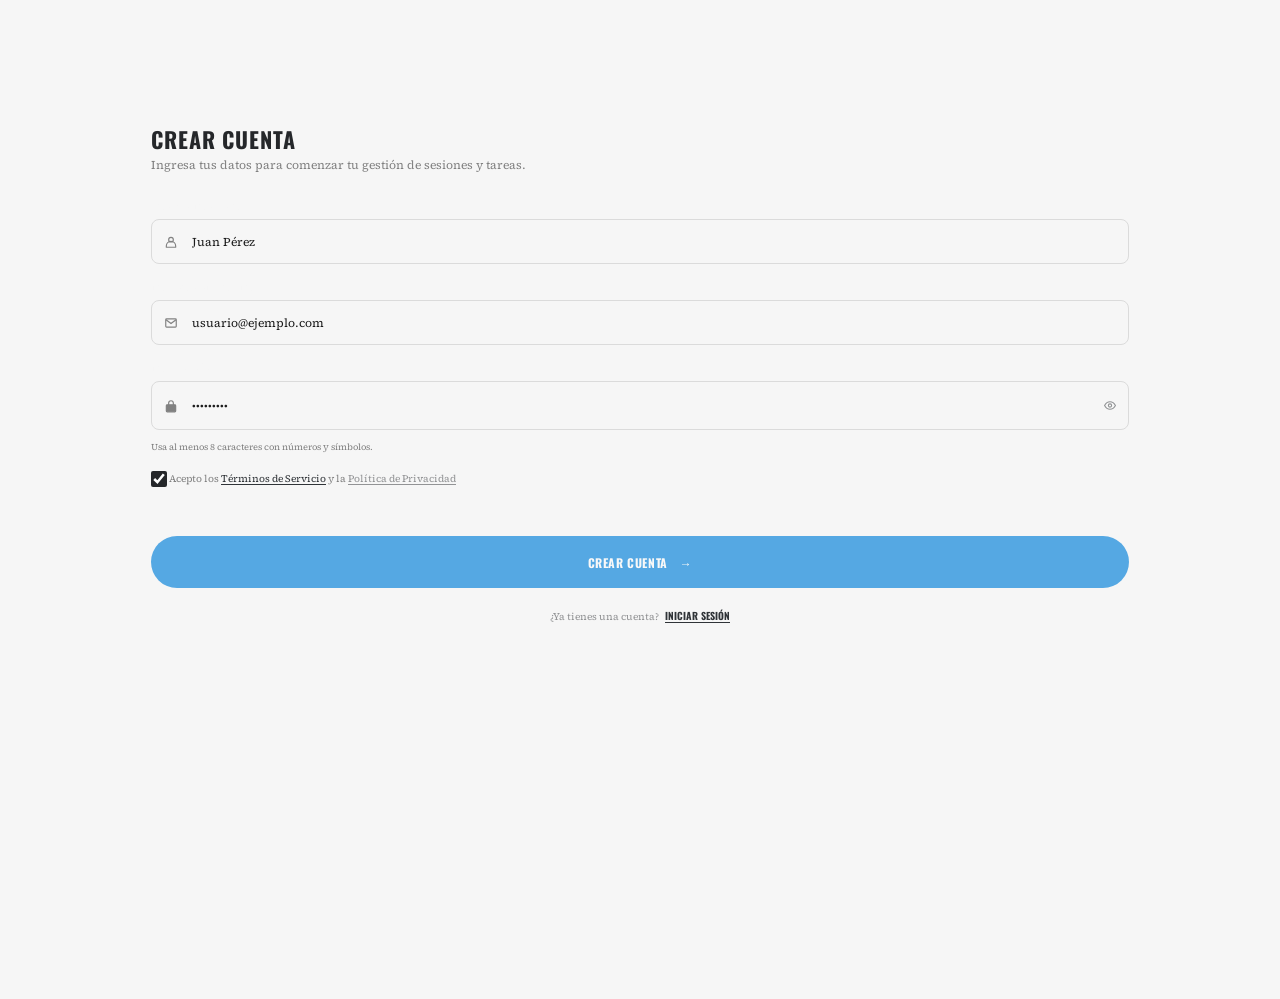
<file: index.html>
<!doctype html>
<html lang="es">
  <head>
    <meta charset="utf-8" />
    <meta name="viewport" content="width=device-width, initial-scale=1" />
    <meta name="theme-color" content="#f7f7f7" />
    <title>Crear cuenta</title>
    <link rel="stylesheet" href="css/styles.css" />
    <script src="js/script.js" defer></script>
  </head>
  <body>
    <main class="signup">
      <header class="intro">
        <h1>CREAR CUENTA</h1>
        <p>Ingresa tus datos para comenzar tu gestión de sesiones y tareas.</p>
      </header>

      <form class="signup-form" id="signup-form" novalidate>
        <label class="field" for="name">
          <span class="field-label">NOMBRE COMPLETO</span>
          <span class="field-control"
            ><svg class="field-icon" viewBox="0 0 24 24" aria-hidden="true">
              <circle cx="12" cy="8" r="4" />
              <path d="M4 21v-2a8 8 0 0 1 16 0v2z" />
            </svg>
            <input
              id="name"
              name="name"
              type="text"
              value="Juan Pérez"
              placeholder="Nombre completo"
              autocomplete="name"
              required
          /></span>
        </label>
        <label class="field" for="email">
          <span class="field-label">CORREO ELECTRÓNICO</span>
          <span class="field-control"
            ><svg class="field-icon" viewBox="0 0 24 24" aria-hidden="true">
              <rect x="3" y="5" width="18" height="14" rx="1.5" />
              <path d="m4 7 8 6 8-6" />
            </svg>
            <input
              id="email"
              name="email"
              type="email"
              value="usuario@ejemplo.com"
              placeholder="Correo electrónico"
              autocomplete="email"
              required
          /></span>
        </label>
        <div class="password-group">
          <label class="field" for="password">
            <span class="field-label">CONTRASEÑA</span>
            <span class="field-control"
              ><svg
                class="field-icon lock-icon"
                viewBox="0 0 24 24"
                aria-hidden="true"
              >
                <rect x="4" y="10" width="16" height="12" rx="1.5" />
                <path d="M8 10V7a4 4 0 1 1 8 0v3" />
              </svg>
              <input
                id="password"
                name="password"
                type="password"
                value="Clave123!"
                placeholder="Contraseña"
                autocomplete="new-password"
                minlength="8"
                required />
              <button
                class="toggle-password"
                type="button"
                aria-label="Mostrar contraseña"
                aria-pressed="false"
              >
                <svg viewBox="0 0 24 24" aria-hidden="true">
                  <path d="M2 12s3.6-7 10-7 10 7 10 7-3.6 7-10 7S2 12 2 12Z" />
                  <circle cx="12" cy="12" r="3" />
                </svg></button
            ></span>
          </label>
          <p class="hint" id="password-hint">
            Usa al menos 8 caracteres con números y símbolos.
          </p>
        </div>

        <label class="terms" for="terms">
          <input id="terms" name="terms" type="checkbox" checked required />
          <span
            >Acepto los <a href="#terminos">Términos de Servicio</a> y la
            <a class="muted-link" href="#privacidad"
              >Política de Privacidad</a
            ></span
          >
        </label>

        <p class="form-message" id="form-message" aria-live="polite"></p>
        <button class="submit-button" type="submit">
          CREAR CUENTA <span aria-hidden="true">→</span>
        </button>
        <p class="login-prompt">
          ¿Ya tienes una cuenta? <a href="#iniciar-sesion">INICIAR SESIÓN</a>
        </p>
      </form>
    </main>
  </body>
</html>
</file>
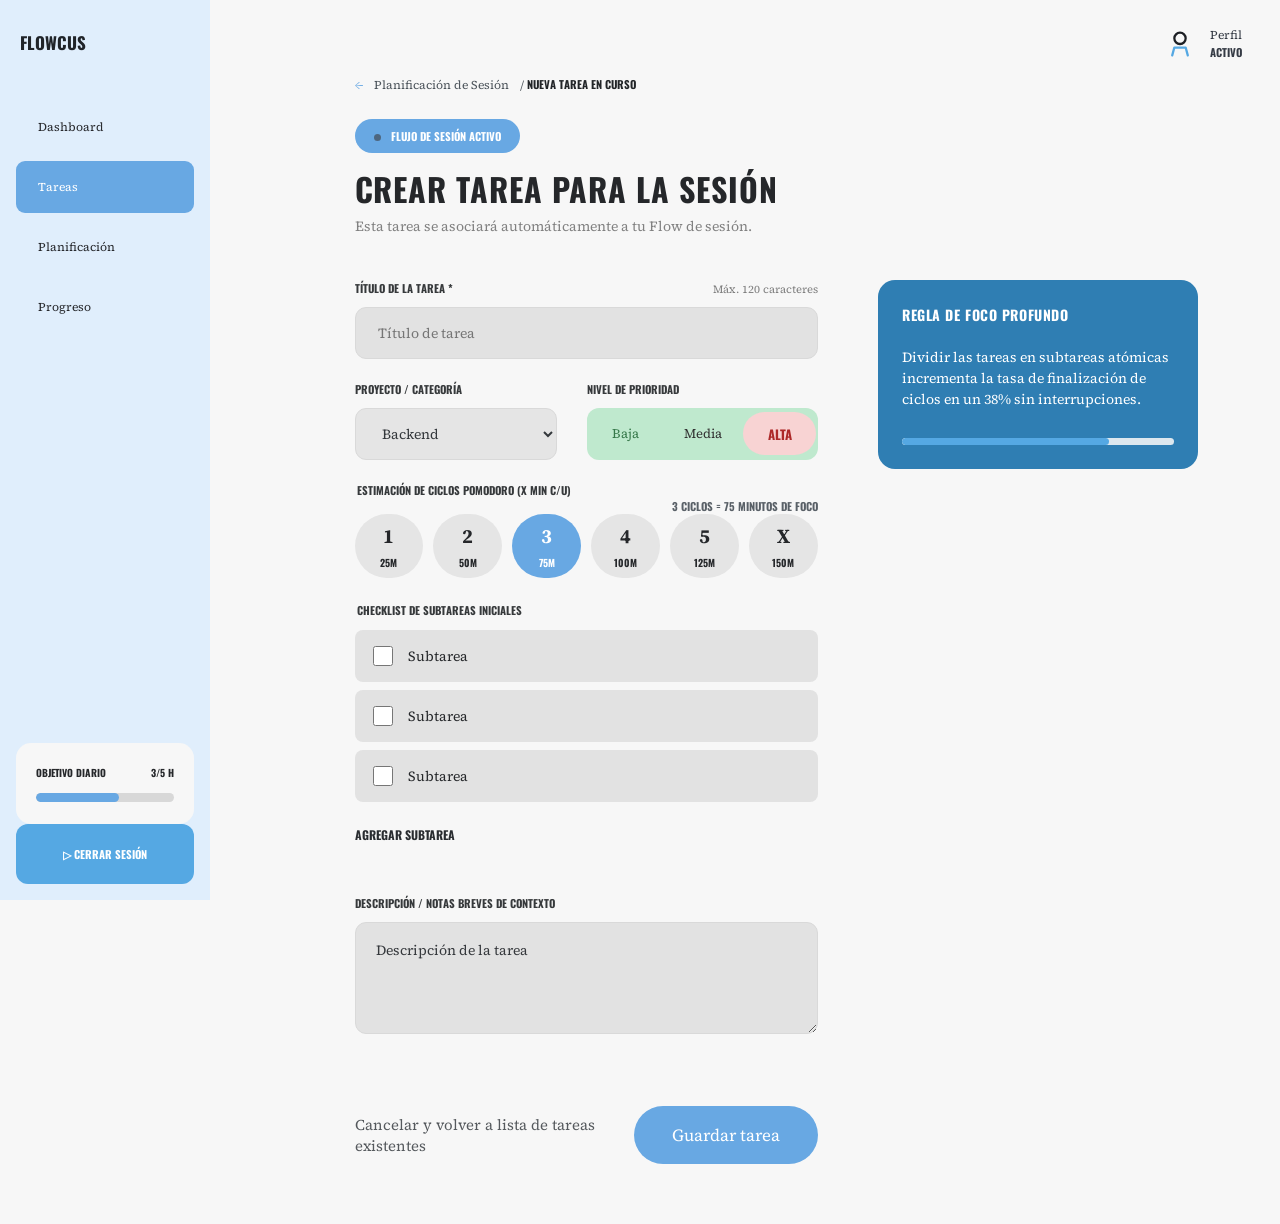
<file: pages/crear-tarea.html>
<!doctype html>
<html lang="es">
  <head>
    <meta charset="utf-8" />
    <meta name="viewport" content="width=device-width, initial-scale=1" />
    <meta name="theme-color" content="#f6f6f6" />
    <title>Crear tarea · Flowcus</title>
    <link rel="stylesheet" href="../css/styles.css" />
    <script src="../js/script.js" defer></script>
  </head>
  <body class="app-page create-page">
    <section class="workspace">
      <aside class="sidebar">
        <a class="brand" href="tareas.html">FLOWCUS</a>
        <nav class="side-nav" aria-label="Navegación principal">
          <a href="dashboard.html">Dashboard</a>
          <a class="selected" href="tareas.html">Tareas</a>
          <a href="planificacion.html">Planificación</a>
          <a href="#">Progreso</a>
        </nav>
        <div class="daily-goal">
          <div><strong>OBJETIVO DIARIO</strong><strong>3/5 H</strong></div>
          <span><i></i></span>
        </div>
        <button class="logout-button" type="button" id="logout">
          ▷ CERRAR SESIÓN
        </button>
      </aside>
      <main class="app-main">
        <section class="create-view">
          <div class="profile-status" aria-label="Perfil activo">
            <span class="profile-avatar" aria-hidden="true"></span
            ><span>Perfil<br /><strong>ACTIVO</strong></span>
          </div>
          <a class="back-link" href="tareas.html"
            >← <span>Planificación de Sesión</span> /
            <b>NUEVA TAREA EN CURSO</b></a
          >
          <span class="session-badge"><i></i> FLUJO DE SESIÓN ACTIVO</span>
          <h1>CREAR TAREA PARA LA SESIÓN</h1>
          <p class="view-subtitle">
            Esta tarea se asociará automáticamente a tu Flow de sesión.
          </p>
          <div class="create-layout">
            <form id="task-form" class="task-form">
              <div class="task-title-row">
                <label class="form-label" for="task-title"
                  >TÍTULO DE LA TAREA *</label
                ><span class="char-count" id="char-count"
                  >Máx. 120 caracteres</span
                >
              </div>
              <input
                class="task-input"
                id="task-title"
                maxlength="120"
                placeholder="Título de tarea"
                required
              />
              <div class="category-priority">
                <div>
                  <label class="form-label" for="category"
                    >PROYECTO / CATEGORÍA</label
                  ><select class="task-input" id="category">
                    <option>Backend</option>
                    <option>Frontend</option>
                    <option>Estudio</option>
                    <option>Personal</option>
                  </select>
                </div>
                <div class="priority-field">
                  <p class="form-label">NIVEL DE PRIORIDAD</p>
                  <div
                    class="priority"
                    role="radiogroup"
                    aria-label="Nivel de prioridad"
                  >
                    <label class="priority-choice low"
                      ><input type="radio" name="priority" value="Baja" /><span
                        >Baja</span
                      ></label
                    >
                    <label class="priority-choice medium"
                      ><input type="radio" name="priority" value="Media" /><span
                        >Media</span
                      ></label
                    >
                    <label class="priority-choice high"
                      ><input
                        type="radio"
                        name="priority"
                        value="Alta"
                        checked
                      /><span>ALTA</span></label
                    >
                  </div>
                </div>
              </div>
              <fieldset class="cycles">
                <legend class="form-label">
                  ESTIMACIÓN DE CICLOS POMODORO (X MIN C/U)
                </legend>
                <span class="cycle-summary" id="cycle-summary"
                  >3 CICLOS = 75 MINUTOS DE FOCO</span
                >
                <div class="cycle-options">
                  <label class="cycle-choice"
                    ><input type="radio" name="cycles" value="1" /><span
                      >1<small>25M</small></span
                    ></label
                  >
                  <label class="cycle-choice"
                    ><input type="radio" name="cycles" value="2" /><span
                      >2<small>50M</small></span
                    ></label
                  >
                  <label class="cycle-choice"
                    ><input type="radio" name="cycles" value="3" checked /><span
                      >3<small>75M</small></span
                    ></label
                  >
                  <label class="cycle-choice"
                    ><input type="radio" name="cycles" value="4" /><span
                      >4<small>100M</small></span
                    ></label
                  >
                  <label class="cycle-choice"
                    ><input type="radio" name="cycles" value="5" /><span
                      >5<small>125M</small></span
                    ></label
                  >
                  <label class="cycle-choice"
                    ><input type="radio" name="cycles" value="6" /><span
                      >X<small>150M</small></span
                    ></label
                  >
                </div>
              </fieldset>
              <fieldset class="subtasks">
                <legend class="form-label">
                  CHECKLIST DE SUBTAREAS INICIALES
                </legend>
                <label
                  ><input type="checkbox" /><span contenteditable="true"
                    >Subtarea</span
                  ></label
                >
                <label
                  ><input type="checkbox" /><span contenteditable="true"
                    >Subtarea</span
                  ></label
                >
                <label
                  ><input type="checkbox" /><span contenteditable="true"
                    >Subtarea</span
                  ></label
                >
              </fieldset>
              <button class="add-subtask" type="button" id="add-subtask">
                AGREGAR SUBTAREA
              </button>
              <div class="description-field">
                <label class="form-label" for="task-description"
                  >DESCRIPCIÓN / NOTAS BREVES DE CONTEXTO</label
                >
                <textarea
                  class="task-input task-description"
                  id="task-description"
                  placeholder="Descripción de la tarea"
                ></textarea>
              </div>
              <div class="form-actions">
                <a class="cancel-task" href="tareas.html"
                  >Cancelar y volver a lista de tareas existentes</a
                >
                <button class="save-task" type="submit">Guardar tarea</button>
              </div>
            </form>
            <aside class="focus-rule">
              <h2>REGLA DE FOCO PROFUNDO</h2>
              <p>
                Dividir las tareas en subtareas atómicas incrementa la tasa de
                finalización de ciclos en un <strong>38%</strong> sin
                interrupciones.
              </p>
              <div class="focus-progress"><span></span></div>
            </aside>
          </div>
        </section>
      </main>
    </section>
  </body>
</html>
</file>
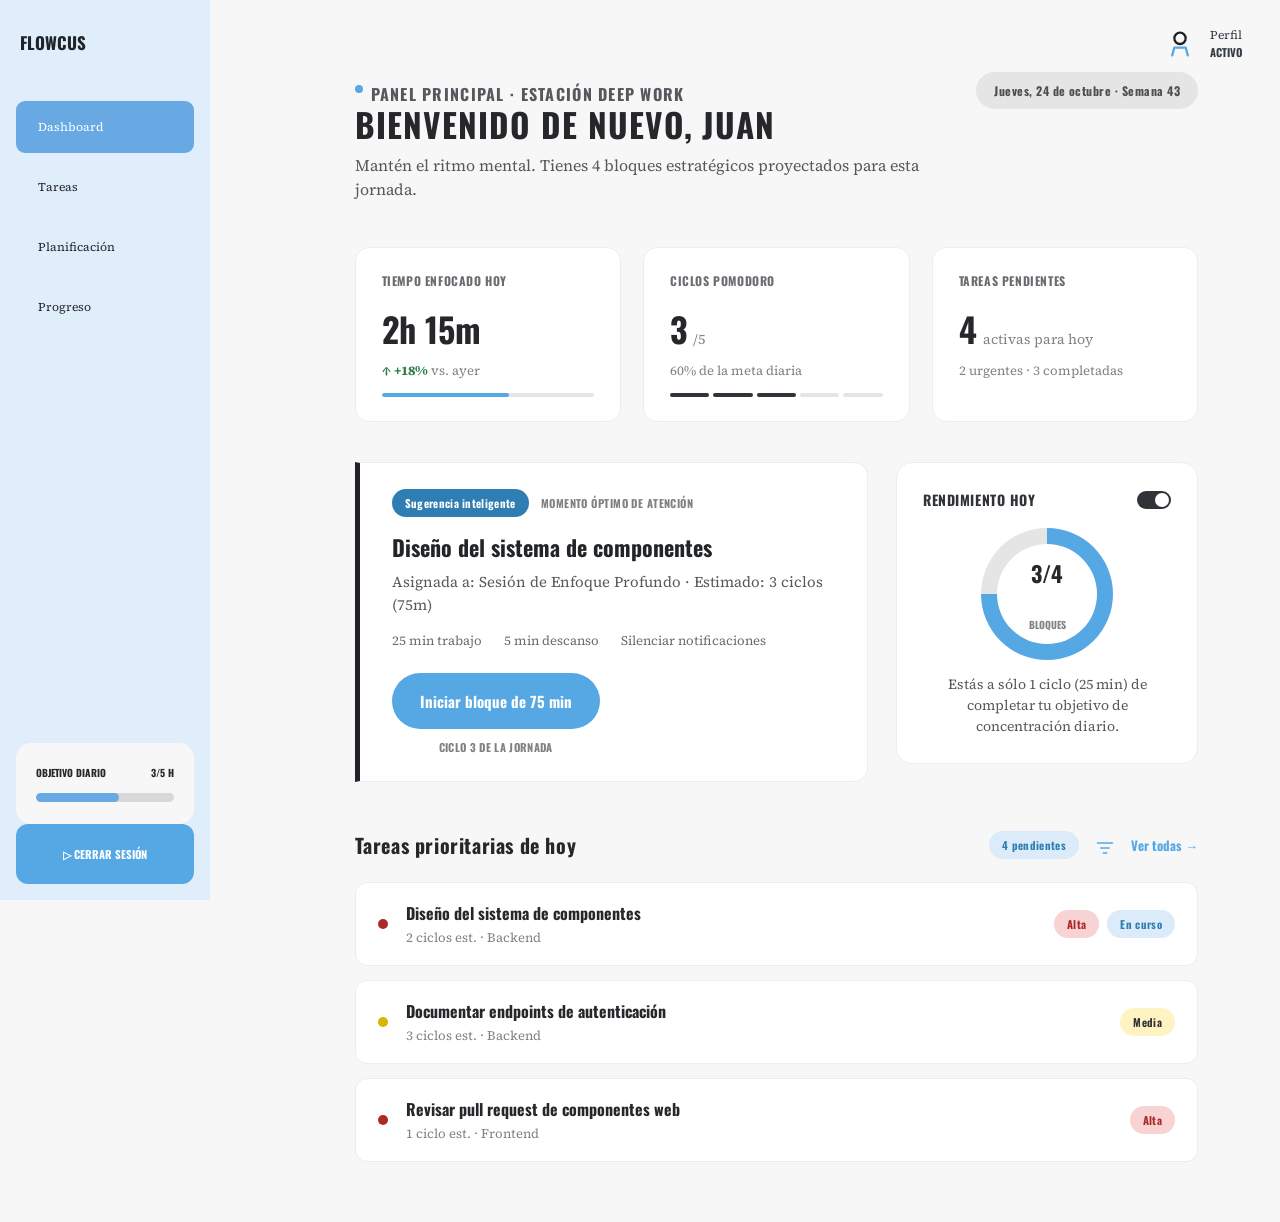
<file: pages/dashboard.html>
<!doctype html>
<html lang="es">
  <head>
    <meta charset="utf-8" />
    <meta name="viewport" content="width=device-width, initial-scale=1" />
    <meta name="theme-color" content="#f6f6f6" />
    <title>Dashboard · Flowcus</title>
    <link rel="stylesheet" href="../css/styles.css" />
    <script src="../js/script.js" defer></script>
  </head>
  <body class="app-page dashboard-page">
    <section class="workspace">
      <aside class="sidebar">
        <a class="brand" href="dashboard.html">FLOWCUS</a>
        <nav class="side-nav" aria-label="Navegación principal">
          <a class="selected" href="dashboard.html">Dashboard</a>
          <a href="tareas.html">Tareas</a>
          <a href="planificacion.html">Planificación</a>
          <a href="#">Progreso</a>
        </nav>
        <div class="daily-goal">
          <div><strong>OBJETIVO DIARIO</strong><strong>3/5 H</strong></div>
          <span><i></i></span>
        </div>
        <button class="logout-button" type="button" id="logout">
          ▷ CERRAR SESIÓN
        </button>
      </aside>
      <main class="app-main">
        <section class="dashboard-view">
          <div class="profile-status" aria-label="Perfil activo">
            <span class="profile-avatar" aria-hidden="true"></span
            ><span>Perfil<br /><strong>ACTIVO</strong></span>
          </div>

          <div class="view-header">
            <div>
              <p class="view-eyebrow">Panel principal · Estación Deep Work</p>
              <h1>Bienvenido de nuevo, Juan</h1>
              <p>
                Mantén el ritmo mental. Tienes 4 bloques estratégicos
                proyectados para esta jornada.
              </p>
            </div>
            <span class="view-pill">Jueves, 24 de octubre · Semana 43</span>
          </div>

          <div class="stat-row">
            <div class="stat-card">
              <h3>TIEMPO ENFOCADO HOY</h3>
              <div class="stat-value">2h 15m</div>
              <p class="stat-meta"><strong>↑ +18%</strong> vs. ayer</p>
              <div class="stat-progress"><span style="width: 60%"></span></div>
            </div>
            <div class="stat-card">
              <h3>CICLOS POMODORO</h3>
              <div class="stat-value">3<small>/5</small></div>
              <p class="stat-meta">60% de la meta diaria</p>
              <div class="stat-dashes">
                <span class="on"></span><span class="on"></span
                ><span class="on"></span><span></span><span></span>
              </div>
            </div>
            <div class="stat-card">
              <h3>TAREAS PENDIENTES</h3>
              <div class="stat-value">4<small>activas para hoy</small></div>
              <p class="stat-meta">2 urgentes · 3 completadas</p>
            </div>
          </div>

          <div class="dashboard-grid">
            <article class="suggestion-card">
              <div class="suggestion-copy">
                <div class="suggestion-badges">
                  <span class="tag tag-solid">Sugerencia inteligente</span
                  ><span class="suggestion-subtitle"
                    >Momento óptimo de atención</span
                  >
                </div>
                <h2>Diseño del sistema de componentes</h2>
                <p>
                  Asignada a: Sesión de Enfoque Profundo · Estimado: 3 ciclos
                  (75m)
                </p>
                <div class="suggestion-meta">
                  <span>25 min trabajo</span><span>5 min descanso</span
                  ><span>Silenciar notificaciones</span>
                </div>
              </div>
              <div class="suggestion-action">
                <a class="start-block" href="detalle-sesion.html"
                  >Iniciar bloque de 75 min</a
                >
                <span class="suggestion-cycle">Ciclo 3 de la jornada</span>
              </div>
            </article>

            <article class="performance-card">
              <div class="performance-head">
                <h3>RENDIMIENTO HOY</h3>
                <span
                  class="mini-toggle"
                  role="switch"
                  aria-checked="true"
                  aria-label="Mostrar rendimiento"
                ></span>
              </div>
              <div class="performance-ring" style="--pct: 75">
                <div class="ring-inner">3/4<small>BLOQUES</small></div>
              </div>
              <p>
                Estás a sólo 1 ciclo (25 min) de completar tu objetivo de
                concentración diario.
              </p>
            </article>
          </div>

          <div class="priority-section">
            <div class="section-head">
              <h2>Tareas prioritarias de hoy</h2>
              <div class="section-head-actions">
                <span class="tag tag-info">4 pendientes</span>
                <button
                  class="filter-icon"
                  type="button"
                  aria-label="Filtrar tareas"
                >
                  <svg viewBox="0 0 24 24" aria-hidden="true">
                    <path d="M3 6h18M7 12h10M10 18h4" />
                  </svg>
                </button>
                <a href="tareas.html">Ver todas →</a>
              </div>
            </div>
            <div class="priority-list">
              <div class="priority-item high">
                <span class="priority-dot" aria-hidden="true"></span>
                <div class="priority-body">
                  <strong>Diseño del sistema de componentes</strong
                  ><span>2 ciclos est. · Backend</span>
                </div>
                <div class="priority-tags">
                  <span class="tag tag-danger">Alta</span
                  ><span class="tag tag-info">En curso</span>
                </div>
              </div>
              <div class="priority-item medium">
                <span class="priority-dot" aria-hidden="true"></span>
                <div class="priority-body">
                  <strong>Documentar endpoints de autenticación</strong
                  ><span>3 ciclos est. · Backend</span>
                </div>
                <div class="priority-tags">
                  <span class="tag tag-warning">Media</span>
                </div>
              </div>
              <div class="priority-item high">
                <span class="priority-dot" aria-hidden="true"></span>
                <div class="priority-body">
                  <strong>Revisar pull request de componentes web</strong
                  ><span>1 ciclo est. · Frontend</span>
                </div>
                <div class="priority-tags">
                  <span class="tag tag-danger">Alta</span>
                </div>
              </div>
            </div>
          </div>
        </section>
      </main>
    </section>
  </body>
</html>
</file>
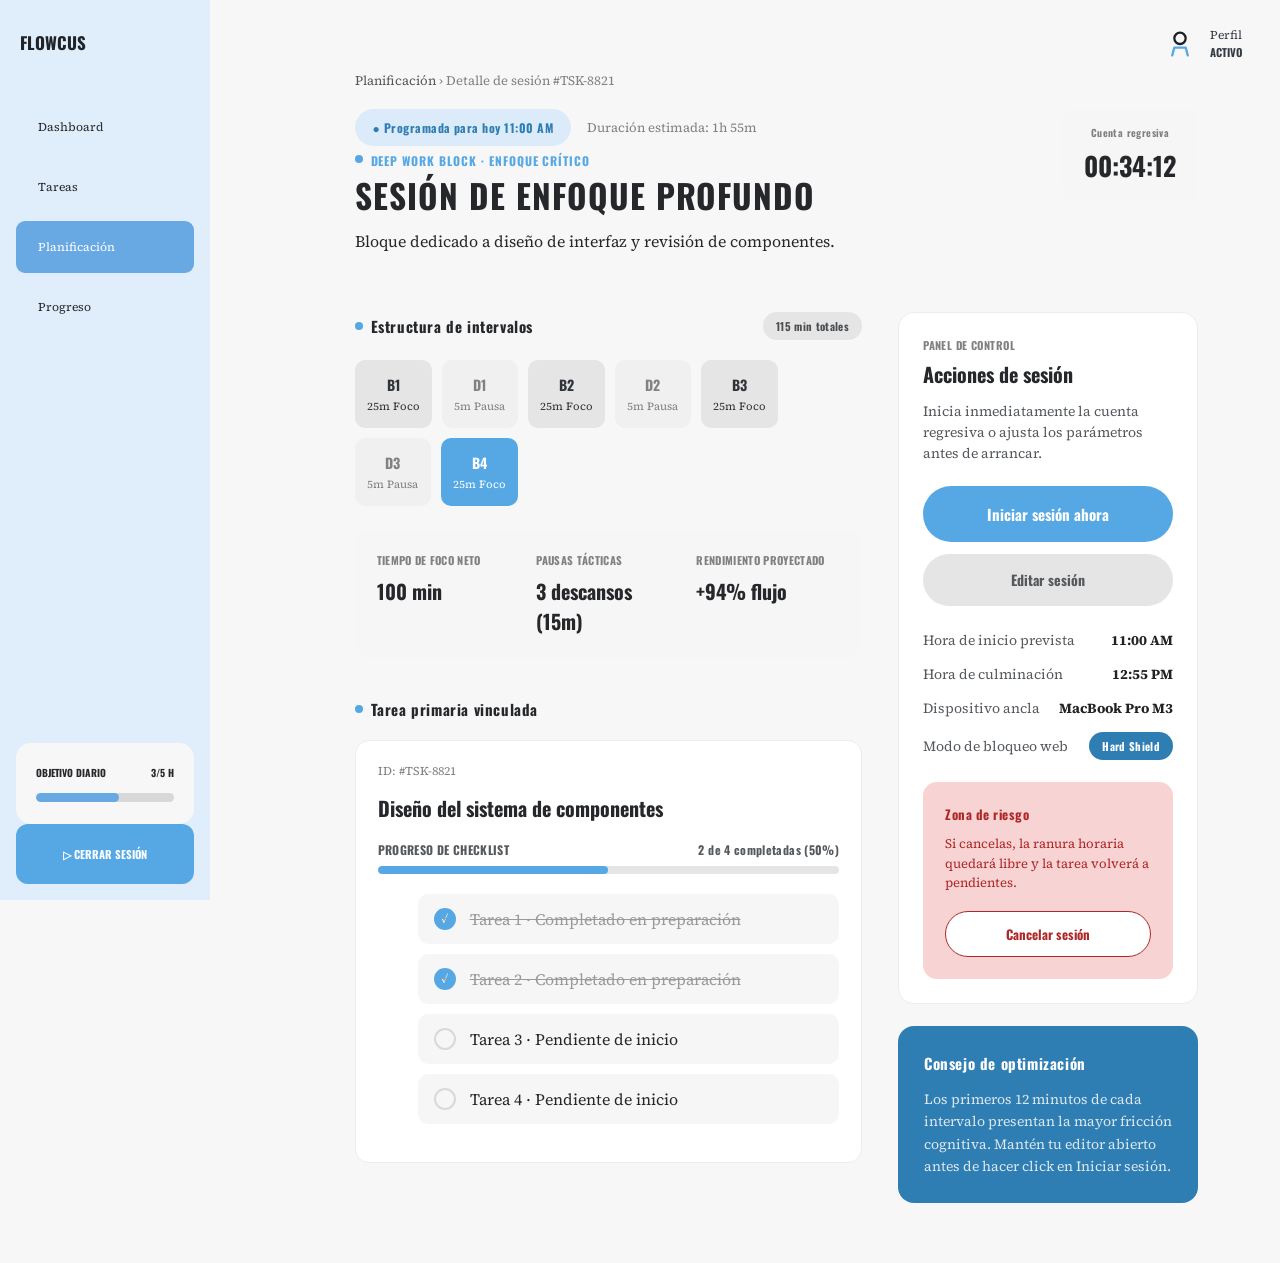
<file: pages/detalle-sesion.html>
<!doctype html>
<html lang="es">
  <head>
    <meta charset="utf-8" />
    <meta name="viewport" content="width=device-width, initial-scale=1" />
    <meta name="theme-color" content="#f6f6f6" />
    <title>Detalle de sesión · Flowcus</title>
    <link rel="stylesheet" href="../css/styles.css" />
    <script src="../js/script.js" defer></script>
  </head>
  <body class="app-page session-detail-page">
    <section class="workspace">
      <aside class="sidebar">
        <a class="brand" href="dashboard.html">FLOWCUS</a>
        <nav class="side-nav" aria-label="Navegación principal">
          <a href="dashboard.html">Dashboard</a>
          <a href="tareas.html">Tareas</a>
          <a class="selected" href="planificacion.html">Planificación</a>
          <a href="#">Progreso</a>
        </nav>
        <div class="daily-goal">
          <div><strong>OBJETIVO DIARIO</strong><strong>3/5 H</strong></div>
          <span><i></i></span>
        </div>
        <button class="logout-button" type="button" id="logout">
          ▷ CERRAR SESIÓN
        </button>
      </aside>
      <main class="app-main">
        <section class="session-view">
          <div class="profile-status" aria-label="Perfil activo">
            <span class="profile-avatar" aria-hidden="true"></span
            ><span>Perfil<br /><strong>ACTIVO</strong></span>
          </div>

          <p class="session-crumbs">
            <a href="planificacion.html">Planificación</a> › Detalle de sesión
            #TSK-8821
          </p>

          <div class="session-header-row">
            <div>
              <div class="session-top-badges">
                <span class="view-pill">● Programada para hoy 11:00 AM</span>
                <span class="estimate">Duración estimada: 1h 55m</span>
              </div>
              <p class="view-eyebrow">Deep work block · Enfoque crítico</p>
              <h1>Sesión de Enfoque Profundo</h1>
              <p>
                Bloque dedicado a diseño de interfaz y revisión de componentes.
              </p>
            </div>
            <div class="countdown-box">
              <span>Cuenta regresiva</span>
              <strong>00:34:12</strong>
            </div>
          </div>

          <div class="session-layout">
            <div class="session-main">
              <div class="section-block">
                <h2>
                  Estructura de intervalos
                  <span class="tag tag-neutral" style="margin-left: auto"
                    >115 min totales</span
                  >
                </h2>
                <div class="interval-row">
                  <div class="interval-block">
                    <strong>B1</strong><span>25m Foco</span>
                  </div>
                  <div class="interval-block rest">
                    <strong>D1</strong><span>5m Pausa</span>
                  </div>
                  <div class="interval-block">
                    <strong>B2</strong><span>25m Foco</span>
                  </div>
                  <div class="interval-block rest">
                    <strong>D2</strong><span>5m Pausa</span>
                  </div>
                  <div class="interval-block">
                    <strong>B3</strong><span>25m Foco</span>
                  </div>
                  <div class="interval-block rest">
                    <strong>D3</strong><span>5m Pausa</span>
                  </div>
                  <div class="interval-block current">
                    <strong>B4</strong><span>25m Foco</span>
                  </div>
                </div>
                <div class="metric-row">
                  <div>
                    <span>TIEMPO DE FOCO NETO</span><strong>100 min</strong>
                  </div>
                  <div>
                    <span>PAUSAS TÁCTICAS</span
                    ><strong>3 descansos (15m)</strong>
                  </div>
                  <div>
                    <span>RENDIMIENTO PROYECTADO</span
                    ><strong>+94% flujo</strong>
                  </div>
                </div>
              </div>

              <div class="section-block">
                <h2>Tarea primaria vinculada</h2>
                <div class="linked-task">
                  <div class="linked-top"><span>ID: #TSK-8821</span></div>
                  <h3>Diseño del sistema de componentes</h3>
                  <div class="checklist-progress-row">
                    <span>PROGRESO DE CHECKLIST</span
                    ><span>2 de 4 completadas (50%)</span>
                  </div>
                  <div class="checklist-progress">
                    <span style="width: 50%"></span>
                  </div>
                  <ul class="checklist">
                    <li class="done">
                      <span class="check-icon">✓</span>Tarea 1 · Completado en
                      preparación
                    </li>
                    <li class="done">
                      <span class="check-icon">✓</span>Tarea 2 · Completado en
                      preparación
                    </li>
                    <li>
                      <span class="check-icon"></span>Tarea 3 · Pendiente de
                      inicio
                    </li>
                    <li>
                      <span class="check-icon"></span>Tarea 4 · Pendiente de
                      inicio
                    </li>
                  </ul>
                </div>
              </div>
            </div>

            <aside class="session-sidebar">
              <div class="control-card">
                <p class="control-label">PANEL DE CONTROL</p>
                <h3>Acciones de sesión</h3>
                <p>
                  Inicia inmediatamente la cuenta regresiva o ajusta los
                  parámetros antes de arrancar.
                </p>
                <a class="start-now-btn" href="#">Iniciar sesión ahora</a>
                <a class="edit-session-btn" href="detalle-sesion.html"
                  >Editar sesión</a
                >
                <div class="session-meta-list">
                  <div>
                    <span>Hora de inicio prevista</span
                    ><strong>11:00 AM</strong>
                  </div>
                  <div>
                    <span>Hora de culminación</span><strong>12:55 PM</strong>
                  </div>
                  <div>
                    <span>Dispositivo ancla</span
                    ><strong>MacBook Pro M3</strong>
                  </div>
                  <div>
                    <span>Modo de bloqueo web</span
                    ><span class="tag tag-solid">Hard Shield</span>
                  </div>
                </div>
                <div class="danger-card">
                  <h3>Zona de riesgo</h3>
                  <p>
                    Si cancelas, la ranura horaria quedará libre y la tarea
                    volverá a pendientes.
                  </p>
                  <button type="button">Cancelar sesión</button>
                </div>
              </div>

              <div class="tip-card" style="margin-top: 22px">
                <h3>Consejo de optimización</h3>
                <p>
                  Los primeros 12 minutos de cada intervalo presentan la mayor
                  fricción cognitiva. Mantén tu editor abierto antes de hacer
                  click en Iniciar sesión.
                </p>
              </div>
            </aside>
          </div>
        </section>
      </main>
    </section>
  </body>
</html>
</file>
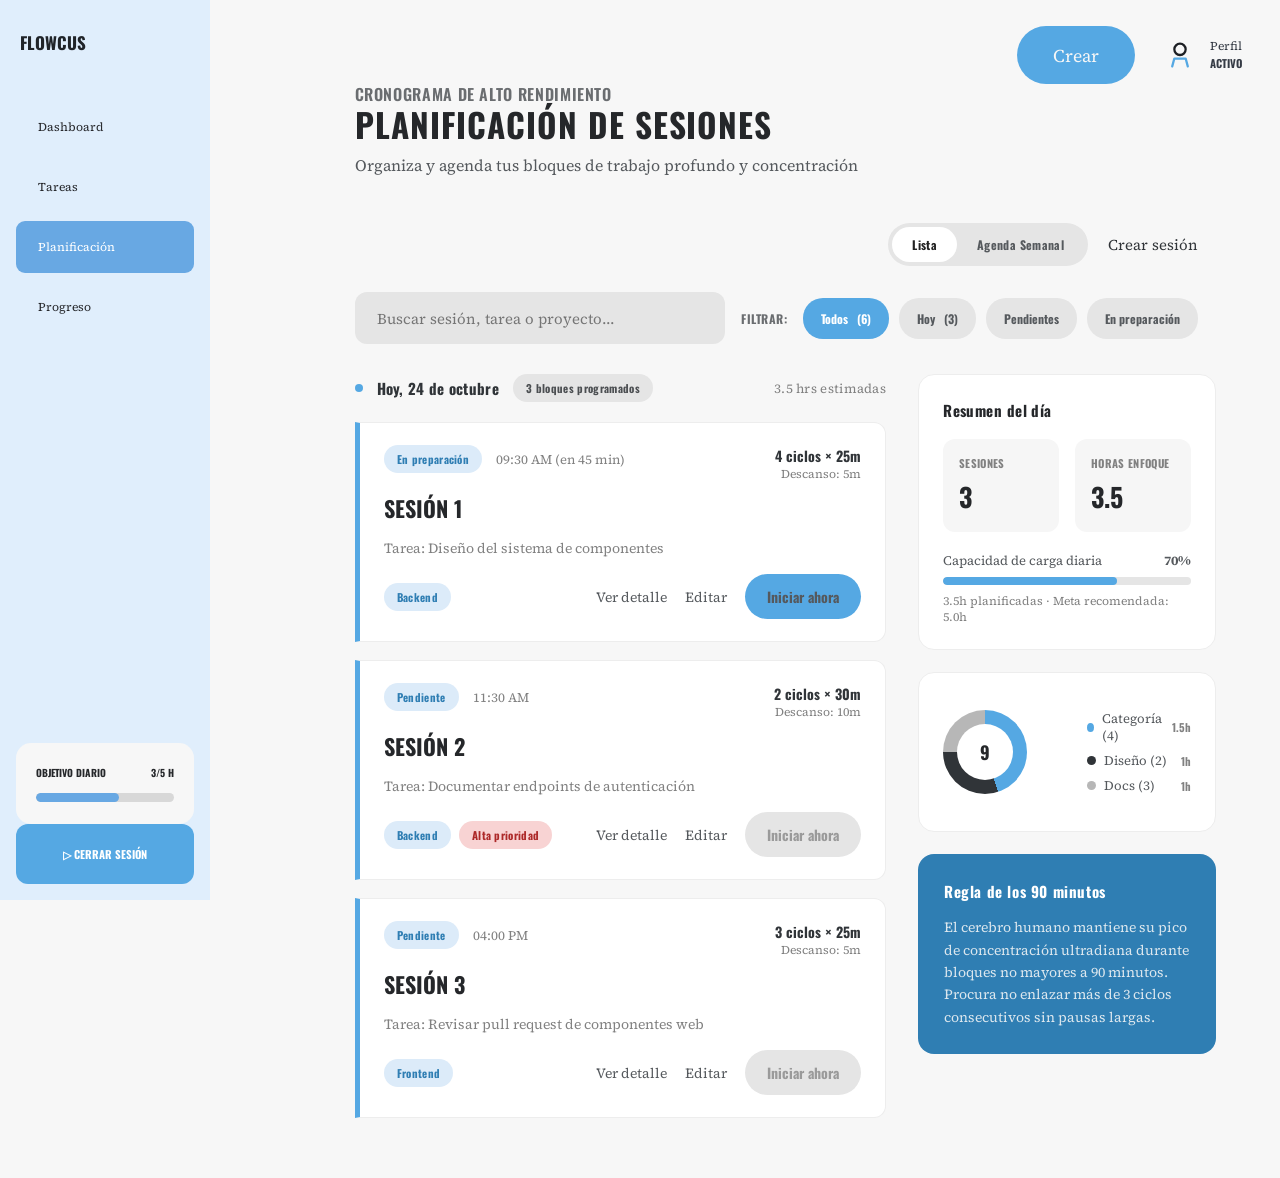
<file: pages/planificacion.html>
<!doctype html>
<html lang="es">
  <head>
    <meta charset="utf-8" />
    <meta name="viewport" content="width=device-width, initial-scale=1" />
    <meta name="theme-color" content="#f6f6f6" />
    <title>Planificación de sesiones · Flowcus</title>
    <link rel="stylesheet" href="../css/styles.css" />
    <script src="../js/script.js" defer></script>
  </head>
  <body class="app-page planning-page">
    <section class="workspace">
      <aside class="sidebar">
        <a class="brand" href="dashboard.html">FLOWCUS</a>
        <nav class="side-nav" aria-label="Navegación principal">
          <a href="dashboard.html">Dashboard</a>
          <a href="tareas.html">Tareas</a>
          <a class="selected" href="planificacion.html">Planificación</a>
          <a href="#">Progreso</a>
        </nav>
        <div class="daily-goal">
          <div><strong>OBJETIVO DIARIO</strong><strong>3/5 H</strong></div>
          <span><i></i></span>
        </div>
        <button class="logout-button" type="button" id="logout">
          ▷ CERRAR SESIÓN
        </button>
      </aside>
      <main class="app-main">
        <section class="planning-view">
          <div class="top-actions">
            <a class="top-create" href="detalle-sesion.html">Crear</a>
            <div class="profile-status" aria-label="Perfil activo">
              <span class="profile-avatar" aria-hidden="true"></span
              ><span>Perfil<br /><strong>ACTIVO</strong></span>
            </div>
          </div>

          <div class="view-header">
            <div>
              <p class="view-eyebrow">Cronograma de alto rendimiento</p>
              <h1>Planificación de sesiones</h1>
              <p>
                Organiza y agenda tus bloques de trabajo profundo y
                concentración
              </p>
            </div>
          </div>

          <div class="planning-toolbar">
            <div
              class="view-tabs"
              role="tablist"
              aria-label="Vista de planificación"
            >
              <button type="button" class="active">Lista</button>
              <button type="button">Agenda Semanal</button>
            </div>
            <a class="create-session-link" href="detalle-sesion.html"
              >Crear sesión</a
            >
          </div>

          <div class="planning-search">
            <input
              type="search"
              placeholder="Buscar sesión, tarea o proyecto..."
            />
            <span class="filters-label">Filtrar:</span>
            <div class="filters" role="tablist" aria-label="Filtrar sesiones">
              <button class="active" type="button">
                Todos <small>(6)</small>
              </button>
              <button type="button">Hoy <small>(3)</small></button>
              <button type="button">Pendientes</button>
              <button type="button">En preparación</button>
            </div>
          </div>

          <div class="planning-layout">
            <div class="planning-main">
              <div class="day-heading">
                Hoy, 24 de octubre
                <span class="tag tag-neutral">3 bloques programados</span
                ><span class="day-estimate">3.5 hrs estimadas</span>
              </div>

              <div class="session-list">
                <article class="session-card">
                  <div class="session-top">
                    <div class="session-top-left">
                      <span class="tag tag-info">En preparación</span
                      ><span class="session-time">09:30 AM (en 45 min)</span>
                    </div>
                    <div class="session-cycles">
                      <strong>4 ciclos × 25m</strong><span>Descanso: 5m</span>
                    </div>
                  </div>
                  <h3>Sesión 1</h3>
                  <p class="session-meta">
                    Tarea: Diseño del sistema de componentes
                  </p>
                  <div class="session-footer">
                    <div class="session-tags">
                      <span class="tag tag-info">Backend</span>
                    </div>
                    <div class="session-actions">
                      <a href="detalle-sesion.html">Ver detalle</a>
                      <a href="detalle-sesion.html">Editar</a>
                      <a class="start-now" href="detalle-sesion.html"
                        >Iniciar ahora</a
                      >
                    </div>
                  </div>
                </article>

                <article class="session-card">
                  <div class="session-top">
                    <div class="session-top-left">
                      <span class="tag tag-info">Pendiente</span
                      ><span class="session-time">11:30 AM</span>
                    </div>
                    <div class="session-cycles">
                      <strong>2 ciclos × 30m</strong><span>Descanso: 10m</span>
                    </div>
                  </div>
                  <h3>Sesión 2</h3>
                  <p class="session-meta">
                    Tarea: Documentar endpoints de autenticación
                  </p>
                  <div class="session-footer">
                    <div class="session-tags">
                      <span class="tag tag-info">Backend</span
                      ><span class="tag tag-danger">Alta prioridad</span>
                    </div>
                    <div class="session-actions">
                      <a href="detalle-sesion.html">Ver detalle</a>
                      <a href="detalle-sesion.html">Editar</a>
                      <a class="start-now disabled" href="#">Iniciar ahora</a>
                    </div>
                  </div>
                </article>

                <article class="session-card">
                  <div class="session-top">
                    <div class="session-top-left">
                      <span class="tag tag-info">Pendiente</span
                      ><span class="session-time">04:00 PM</span>
                    </div>
                    <div class="session-cycles">
                      <strong>3 ciclos × 25m</strong><span>Descanso: 5m</span>
                    </div>
                  </div>
                  <h3>Sesión 3</h3>
                  <p class="session-meta">
                    Tarea: Revisar pull request de componentes web
                  </p>
                  <div class="session-footer">
                    <div class="session-tags">
                      <span class="tag tag-info">Frontend</span>
                    </div>
                    <div class="session-actions">
                      <a href="detalle-sesion.html">Ver detalle</a>
                      <a href="detalle-sesion.html">Editar</a>
                      <a class="start-now disabled" href="#">Iniciar ahora</a>
                    </div>
                  </div>
                </article>
              </div>
            </div>

            <aside class="planning-sidebar">
              <div class="summary-card">
                <h3>Resumen del día</h3>
                <div class="summary-stats">
                  <div><span>SESIONES</span><strong>3</strong></div>
                  <div><span>HORAS ENFOQUE</span><strong>3.5</strong></div>
                </div>
                <div class="capacity-row">
                  <span>Capacidad de carga diaria</span><strong>70%</strong>
                </div>
                <div class="capacity-bar"><span style="width: 70%"></span></div>
                <p class="capacity-note">
                  3.5h planificadas · Meta recomendada: 5.0h
                </p>
              </div>

              <div class="category-donut">
                <div class="donut-ring"><span>9</span></div>
                <ul class="donut-legend">
                  <li><i class="dot-1"></i>Categoría (4)<span>1.5h</span></li>
                  <li><i class="dot-2"></i>Diseño (2)<span>1h</span></li>
                  <li><i class="dot-3"></i>Docs (3)<span>1h</span></li>
                </ul>
              </div>

              <div class="tip-card">
                <h3>Regla de los 90 minutos</h3>
                <p>
                  El cerebro humano mantiene su pico de concentración ultradiana
                  durante bloques no mayores a 90 minutos. Procura no enlazar
                  más de 3 ciclos consecutivos sin pausas largas.
                </p>
              </div>
            </aside>
          </div>
        </section>
      </main>
    </section>
  </body>
</html>
</file>
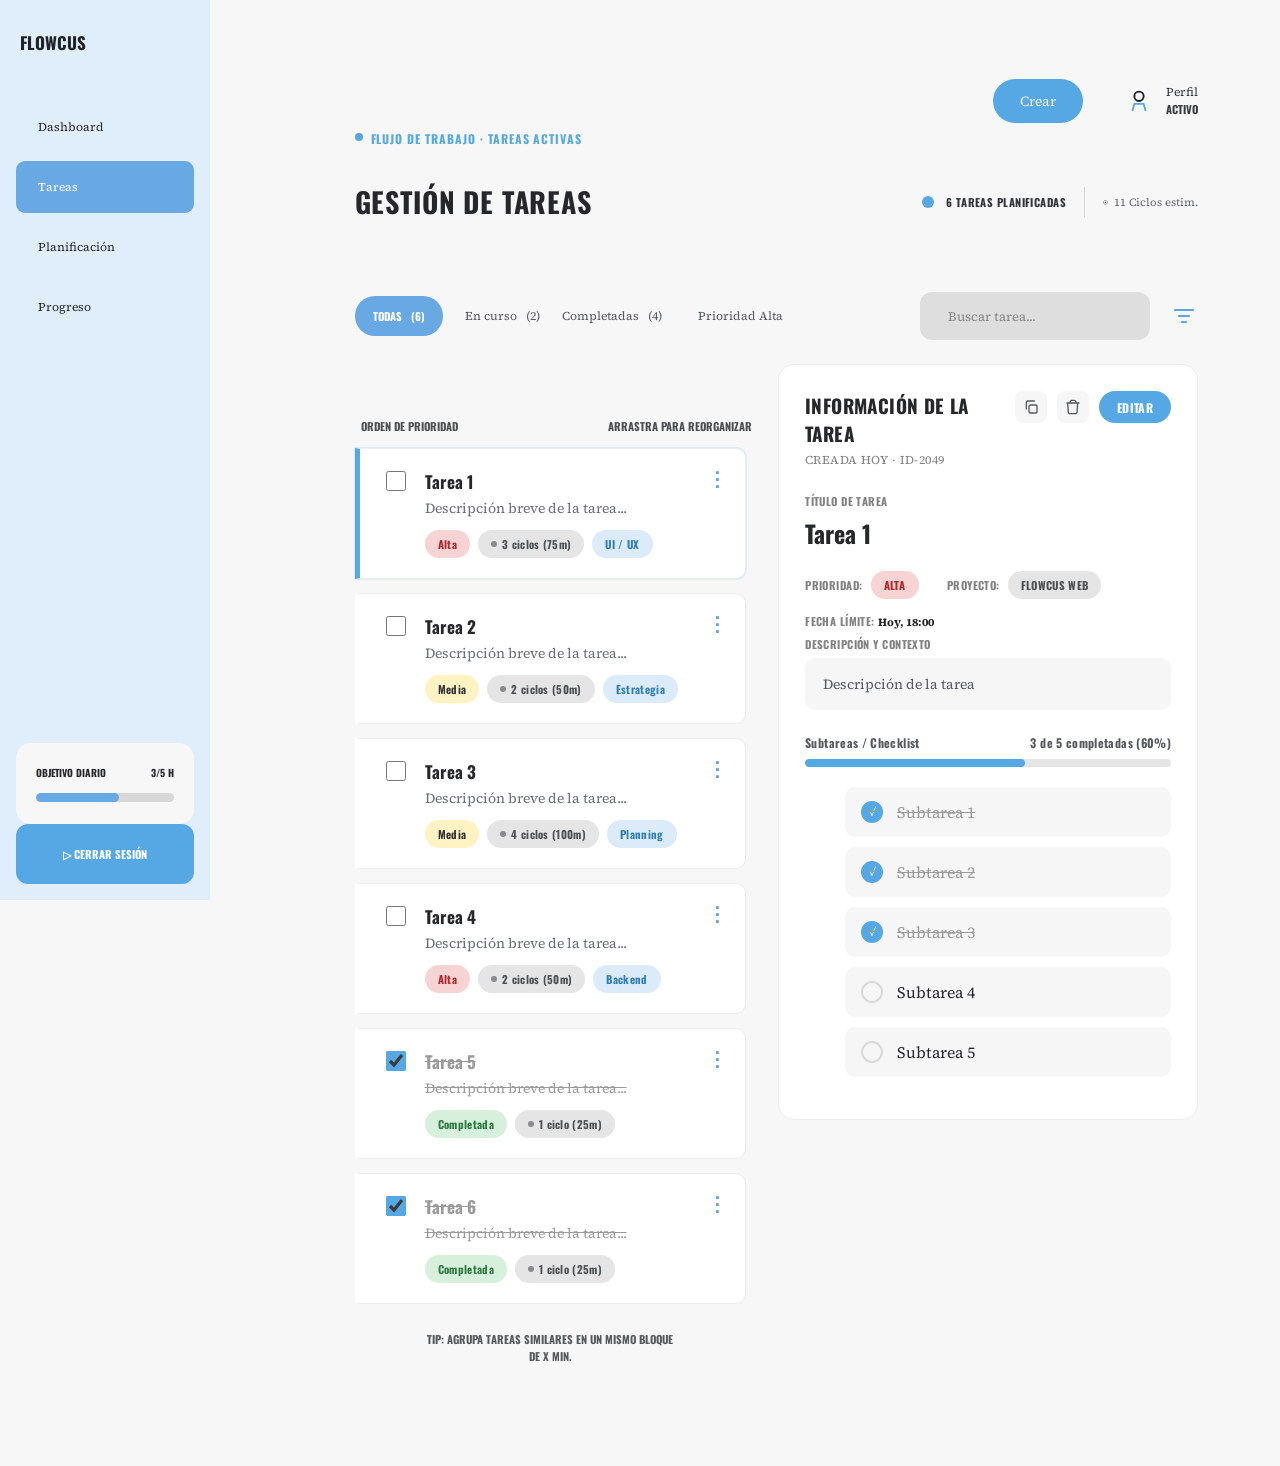
<file: pages/tareas.html>
<!doctype html>
<html lang="es">
  <head>
    <meta charset="utf-8" />
    <meta name="viewport" content="width=device-width, initial-scale=1" />
    <meta name="theme-color" content="#f6f6f6" />
    <title>Gestión de tareas · Flowcus</title>
    <link rel="stylesheet" href="../css/styles.css" />
    <script src="../js/script.js" defer></script>
  </head>
  <body class="app-page task-page">
    <section class="workspace">
      <aside class="sidebar">
        <a class="brand" href="tareas.html">FLOWCUS</a>
        <nav class="side-nav" aria-label="Navegación principal">
          <a href="dashboard.html">Dashboard</a>
          <a class="selected" href="tareas.html">Tareas</a>
          <a href="planificacion.html">Planificación</a>
          <a href="#">Progreso</a>
        </nav>
        <div class="daily-goal">
          <div><strong>OBJETIVO DIARIO</strong><strong>3/5 H</strong></div>
          <span><i></i></span>
        </div>
        <button class="logout-button" type="button" id="logout">
          ▷ CERRAR SESIÓN
        </button>
      </aside>
      <main class="app-main">
        <section class="tasks-view">
          <div class="tasks-top-actions">
            <a class="top-create" href="crear-tarea.html">Crear</a>
            <div class="profile-status">
              <span class="profile-avatar" aria-hidden="true"></span
              ><span>Perfil<br /><strong>ACTIVO</strong></span>
            </div>
          </div>
          <p class="view-eyebrow">Flujo de trabajo · Tareas activas</p>
          <div class="tasks-header">
            <h1>GESTIÓN DE TAREAS</h1>
            <div class="task-stats">
              <span><i></i><b>6 TAREAS PLANIFICADAS</b></span
              ><em></em><span class="cycle-stat">◉&nbsp; 11 Ciclos estim.</span>
            </div>
          </div>
          <div class="task-controls">
            <div class="filters" role="tablist" aria-label="Filtrar tareas">
              <button class="active" type="button">
                TODAS <small>(6)</small>
              </button>
              <button type="button">En curso <small>(2)</small></button>
              <button type="button">Completadas <small>(4)</small></button>
              <button class="priority-filter" type="button">
                Prioridad Alta
              </button>
            </div>
            <div class="search-tools">
              <input
                id="task-search"
                type="search"
                placeholder="Buscar tarea..."
              /><button
                type="button"
                class="filter-icon"
                aria-label="Filtrar tareas"
              >
                <svg viewBox="0 0 24 24" aria-hidden="true">
                  <path d="M3 6h18M7 12h10M10 18h4" />
                </svg>
              </button>
            </div>
          </div>

          <div class="tasks-board">
            <div class="task-list-panel">
              <div class="board-labels">
                <span>ORDEN DE PRIORIDAD</span
                ><span>ARRASTRA PARA REORGANIZAR</span>
              </div>
              <div class="task-list">
                <article class="task-card selected" data-task="1">
                  <input
                    type="checkbox"
                    aria-label="Marcar Tarea 1 como completada"
                  />
                  <div class="task-card-body">
                    <strong>Tarea 1</strong>
                    <span class="task-card-desc"
                      >Descripción breve de la tarea...</span
                    >
                    <div class="task-card-tags">
                      <span class="tag tag-danger">Alta</span
                      ><span class="tag tag-neutral"
                        ><i class="clock-dot" aria-hidden="true"></i>3 ciclos
                        (75m)</span
                      ><span class="tag tag-info">UI / UX</span>
                    </div>
                  </div>
                  <i class="card-menu" aria-hidden="true">⋮</i>
                </article>

                <article class="task-card" data-task="2">
                  <input
                    type="checkbox"
                    aria-label="Marcar Tarea 2 como completada"
                  />
                  <div class="task-card-body">
                    <strong>Tarea 2</strong>
                    <span class="task-card-desc"
                      >Descripción breve de la tarea...</span
                    >
                    <div class="task-card-tags">
                      <span class="tag tag-warning">Media</span
                      ><span class="tag tag-neutral"
                        ><i class="clock-dot" aria-hidden="true"></i>2 ciclos
                        (50m)</span
                      ><span class="tag tag-info">Estrategia</span>
                    </div>
                  </div>
                  <i class="card-menu" aria-hidden="true">⋮</i>
                </article>

                <article class="task-card" data-task="3">
                  <input
                    type="checkbox"
                    aria-label="Marcar Tarea 3 como completada"
                  />
                  <div class="task-card-body">
                    <strong>Tarea 3</strong>
                    <span class="task-card-desc"
                      >Descripción breve de la tarea...</span
                    >
                    <div class="task-card-tags">
                      <span class="tag tag-warning">Media</span
                      ><span class="tag tag-neutral"
                        ><i class="clock-dot" aria-hidden="true"></i>4 ciclos
                        (100m)</span
                      ><span class="tag tag-info">Planning</span>
                    </div>
                  </div>
                  <i class="card-menu" aria-hidden="true">⋮</i>
                </article>

                <article class="task-card" data-task="4">
                  <input
                    type="checkbox"
                    aria-label="Marcar Tarea 4 como completada"
                  />
                  <div class="task-card-body">
                    <strong>Tarea 4</strong>
                    <span class="task-card-desc"
                      >Descripción breve de la tarea...</span
                    >
                    <div class="task-card-tags">
                      <span class="tag tag-danger">Alta</span
                      ><span class="tag tag-neutral"
                        ><i class="clock-dot" aria-hidden="true"></i>2 ciclos
                        (50m)</span
                      ><span class="tag tag-info">Backend</span>
                    </div>
                  </div>
                  <i class="card-menu" aria-hidden="true">⋮</i>
                </article>

                <article class="task-card done" data-task="5">
                  <input
                    type="checkbox"
                    checked
                    aria-label="Marcar Tarea 5 como pendiente"
                  />
                  <div class="task-card-body">
                    <strong>Tarea 5</strong>
                    <span class="task-card-desc"
                      >Descripción breve de la tarea...</span
                    >
                    <div class="task-card-tags">
                      <span class="tag tag-success">Completada</span
                      ><span class="tag tag-neutral"
                        ><i class="clock-dot" aria-hidden="true"></i>1 ciclo
                        (25m)</span
                      >
                    </div>
                  </div>
                  <i class="card-menu" aria-hidden="true">⋮</i>
                </article>

                <article class="task-card done" data-task="6">
                  <input
                    type="checkbox"
                    checked
                    aria-label="Marcar Tarea 6 como pendiente"
                  />
                  <div class="task-card-body">
                    <strong>Tarea 6</strong>
                    <span class="task-card-desc"
                      >Descripción breve de la tarea...</span
                    >
                    <div class="task-card-tags">
                      <span class="tag tag-success">Completada</span
                      ><span class="tag tag-neutral"
                        ><i class="clock-dot" aria-hidden="true"></i>1 ciclo
                        (25m)</span
                      >
                    </div>
                  </div>
                  <i class="card-menu" aria-hidden="true">⋮</i>
                </article>
              </div>
              <p class="tip">
                TIP: AGRUPA TAREAS SIMILARES EN UN MISMO BLOQUE<br />DE X MIN.
              </p>
            </div>

            <aside class="task-detail-panel">
              <div class="detail-header">
                <div>
                  <h2>Información de la tarea</h2>
                  <span class="detail-meta">Creada hoy · ID-2049</span>
                </div>
                <div class="detail-actions">
                  <button
                    type="button"
                    class="icon-button"
                    aria-label="Duplicar tarea"
                  >
                    <svg viewBox="0 0 24 24" aria-hidden="true">
                      <rect x="9" y="9" width="12" height="12" rx="2" />
                      <path d="M5 15V5a2 2 0 0 1 2-2h10" />
                    </svg>
                  </button>
                  <button
                    type="button"
                    class="icon-button"
                    aria-label="Eliminar tarea"
                  >
                    <svg viewBox="0 0 24 24" aria-hidden="true">
                      <path
                        d="M3 6h18M8 6V4a2 2 0 0 1 2-2h4a2 2 0 0 1 2 2v2m3 0-1 14a2 2 0 0 1-2 2H7a2 2 0 0 1-2-2L4 6"
                      />
                    </svg>
                  </button>
                  <a class="detail-edit" href="crear-tarea.html">Editar</a>
                </div>
              </div>

              <p class="detail-label">Título de tarea</p>
              <h3 class="detail-title">Tarea 1</h3>

              <div class="detail-row">
                <span class="detail-label"
                  >Prioridad: <span class="tag tag-danger">Alta</span></span
                >
                <span class="detail-label"
                  >Proyecto:
                  <span class="tag tag-neutral">Flowcus Web</span></span
                >
              </div>
              <p class="detail-label">
                Fecha límite: <strong>Hoy, 18:00</strong>
              </p>

              <p class="detail-label">Descripción y contexto</p>
              <p class="detail-description">Descripción de la tarea</p>

              <div class="checklist-progress-row">
                <span>Subtareas / Checklist</span
                ><span>3 de 5 completadas (60%)</span>
              </div>
              <div class="checklist-progress">
                <span style="width: 60%"></span>
              </div>
              <ul class="checklist">
                <li class="done">
                  <span class="check-icon">✓</span>Subtarea 1
                </li>
                <li class="done">
                  <span class="check-icon">✓</span>Subtarea 2
                </li>
                <li class="done">
                  <span class="check-icon">✓</span>Subtarea 3
                </li>
                <li><span class="check-icon"></span>Subtarea 4</li>
                <li><span class="check-icon"></span>Subtarea 5</li>
              </ul>
            </aside>
          </div>
        </section>
      </main>
    </section>
  </body>
</html>
</file>
<file: css/styles.css>
@import url("https://fonts.googleapis.com/css2?family=Oswald:wght@400;500;600;700&family=Source+Serif+4:wght@400;600;700&display=swap");

:root {
  color-scheme: light;
  --ink: #25272a;
  --muted: #909294;
  --line: #dedfe0;
  --blue: #55a8e3;
  --paper: #f6f6f6;
}

* {
  box-sizing: border-box;
}

body {
  margin: 0;
  min-height: 100vh;
  background: var(--paper);
  color: var(--ink);
  font-family: "Source Serif 4", Georgia, serif;
  font-weight: 400;
}

.signup {
  width: min(76.4%, 1504px);
  margin: 0 auto;
  padding-top: clamp(100px, 10.2vw, 198px);
  padding-bottom: 72px;
}

.intro h1 {
  margin: 0 0 8px;
  font-family: "Oswald", "Arial Narrow", sans-serif;
  font-size: 38px;
  line-height: 1.1;
  font-weight: 700;
  letter-spacing: 0.02em;
}

.intro p {
  margin: 0;
  color: #929395;
  font-size: 18px;
  line-height: 1.5;
}

.signup-form {
  margin-top: 66px;
}

.field {
  display: flex;
  align-items: center;
  width: 100%;
  height: 70px;
  margin-bottom: 55px;
  padding: 0 18px;
  border: 1.5px solid var(--line);
  border-radius: 13px;
  color: var(--muted);
  transition:
    border-color 0.18s,
    box-shadow 0.18s;
}

.field:focus-within {
  border-color: var(--blue);
  box-shadow: 0 0 0 3px rgb(85 168 227 / 13%);
}

.field-icon {
  width: 22px;
  height: 22px;
  flex: 0 0 22px;
  margin-right: 22px;
  fill: none;
  stroke: currentColor;
  stroke-width: 2;
  stroke-linecap: round;
  stroke-linejoin: round;
}

.lock-icon {
  fill: currentColor;
  stroke: currentColor;
}
.lock-icon path {
  fill: none;
}

.field input {
  min-width: 0;
  width: 100%;
  height: 100%;
  padding: 0;
  border: 0;
  outline: 0;
  background: transparent;
  color: var(--ink);
  font:
    400 19px "Source Serif 4",
    Georgia,
    serif;
}

.field input::placeholder {
  color: var(--ink);
  opacity: 1;
}
.password-group .field {
  margin-bottom: 9px;
}

.toggle-password {
  display: grid;
  place-items: center;
  flex: 0 0 28px;
  width: 28px;
  height: 36px;
  margin-left: 12px;
  padding: 0;
  border: 0;
  background: transparent;
  color: var(--muted);
  cursor: pointer;
}

.toggle-password svg {
  width: 24px;
  height: 24px;
  fill: none;
  stroke: currentColor;
  stroke-width: 2;
}
.hint {
  margin: 0;
  color: #929395;
  font-size: 14px;
  line-height: 1.45;
}

.terms {
  display: flex;
  align-items: flex-start;
  gap: 3px;
  margin-top: 30px;
  color: #929395;
  font-size: 14px;
  line-height: 1.5;
  cursor: pointer;
}

.terms input {
  width: 22px;
  height: 22px;
  flex: 0 0 22px;
  margin: 0;
  accent-color: #25272a;
  cursor: pointer;
}

.terms a,
.login-prompt a {
  color: #303438;
  text-underline-offset: 2px;
}
.terms .muted-link {
  color: #929395;
}

.form-message {
  min-height: 18px;
  margin: 10px 0 0;
  color: #a43d39;
  font:
    12px "Source Serif 4",
    Georgia,
    serif;
}

.submit-button {
  display: flex;
  align-items: center;
  justify-content: center;
  gap: 12px;
  width: 100%;
  height: 80px;
  margin-top: 150px;
  border: 0;
  border-radius: 44px;
  background: var(--blue);
  color: #f8f8f8;
  font:
    700 17px "Oswald",
    "Arial Narrow",
    sans-serif;
  letter-spacing: 0.04em;
  cursor: pointer;
  transition:
    background 0.18s,
    transform 0.18s;
}

.submit-button:hover {
  background: #3997d8;
}
.submit-button:active {
  transform: scale(0.995);
}
.submit-button:focus-visible,
.toggle-password:focus-visible,
a:focus-visible {
  outline: 3px solid #2b7fb9;
  outline-offset: 3px;
}

.login-prompt {
  margin: 30px 0 0;
  color: #929395;
  text-align: center;
  font-size: 14px;
}

.login-prompt a {
  margin-left: 4px;
  font-family: "Oswald", "Arial Narrow", sans-serif;
  font-size: 16px;
  font-weight: 700;
}

@media (max-width: 700px) {
  .signup {
    width: auto;
    margin: 0 24px;
    padding-top: 72px;
  }
  .intro h1 {
    font-size: 32px;
  }
  .intro p {
    font-size: 14px;
  }
  .signup-form {
    margin-top: 42px;
  }
  .field {
    height: 60px;
    margin-bottom: 25px;
    padding: 0 14px;
    border-radius: 11px;
  }
  .field-icon {
    margin-right: 14px;
  }
  .field input {
    font-size: 14px;
  }
  .hint,
  .terms,
  .login-prompt {
    font-size: 11px;
  }
  .terms {
    margin-top: 22px;
  }
  .terms input {
    width: 19px;
    height: 19px;
    flex-basis: 19px;
  }
  .submit-button {
    height: 62px;
    margin-top: 78px;
  }
  .login-prompt a {
    font-size: 14px;
  }
}

.signup {
  position: relative;
  width: min(calc(100% - 48px), 1026px);
  margin: 99px auto 0;
  padding: 24px 24px 32px;
}
.intro h1 {
  margin: 0;
  font:
    700 22px/32px "Oswald",
    "Arial Narrow",
    sans-serif;
  letter-spacing: 0.04em;
  text-transform: uppercase;
}
.intro p {
  color: #818181;
  font-size: 12px;
  line-height: 20px;
}
.signup-form {
  display: flex;
  flex-direction: column;
  gap: 16px;
  margin-top: 24px;
}
.field {
  display: flex;
  flex-direction: column;
  align-items: stretch;
  height: 65px;
  gap: 4px;
  margin: 0;
  padding: 0;
  border: 0;
  color: #818181;
}
.field-label {
  height: 16px;
  color: var(--paper);
  font:
    700 10px/16px "Oswald",
    sans-serif;
  letter-spacing: 0.05em;
}
.field-control {
  position: relative;
  display: flex;
  align-items: center;
  width: 100%;
  height: 45px;
  padding: 0 16px 0 40px;
  border: 1px solid #dbdbdb;
  border-radius: 8px;
  background: var(--paper);
}
.field-control:focus-within {
  border-color: var(--blue);
  box-shadow: 0 0 0 3px rgb(85 168 227 / 13%);
}
.field-icon {
  width: 14px;
  height: 14px;
  flex-basis: 14px;
  margin: 0 14px 0 -28px;
}
.field-control input {
  min-width: 0;
  width: 100%;
  height: 100%;
  padding: 0;
  border: 0;
  outline: 0;
  background: transparent;
  color: #1c1c1c;
  font:
    400 12px "Source Serif 4",
    Georgia,
    serif;
}
.field-control input::placeholder {
  color: #1c1c1c;
  opacity: 1;
}
.password-group {
  height: 90px;
}
.password-group .field {
  height: 69px;
}
.password-group .field-control {
  height: 49px;
  padding-right: 38px;
}
.toggle-password {
  position: absolute;
  right: 4px;
  top: 50%;
  width: 28px;
  height: 32px;
  margin: 0;
  transform: translateY(-50%);
}
.toggle-password svg {
  width: 16px;
  height: 13px;
}
.hint {
  margin: 4px 0 0;
  color: #818181;
  font-size: 9px;
  line-height: 16px;
}
.terms {
  align-items: flex-start;
  gap: 2px;
  height: 37px;
  margin: 0;
  padding-top: 4px;
  color: #818181;
  font-size: 10px;
  line-height: 16px;
}
.terms input {
  width: 16px;
  height: 16px;
  flex-basis: 16px;
  border-radius: 2px;
}
.form-message {
  min-height: 0;
  margin: 0;
  font-size: 10px;
}
.form-message:empty {
  display: none;
}
.submit-button {
  height: 52px;
  margin-top: 16px;
  border-radius: 26px;
  font:
    700 12px "Oswald",
    sans-serif;
  letter-spacing: 0.05em;
}
.login-prompt {
  margin: 4px 0 0;
  font-size: 10px;
}
.login-prompt a {
  font:
    700 10px "Oswald",
    sans-serif;
}
.workspace,
.app-main {
  font-family: "Source Serif 4", Georgia, serif;
}
.brand,
.tasks-view h1,
.create-view h1,
.daily-goal div,
.filters button.active,
.board-labels,
.empty-task strong,
.tip,
.session-badge,
.back-link b,
.form-label,
.cycle-choice small,
.save-task {
  font-family: "Oswald", "Arial Narrow", sans-serif;
}

@media (max-width: 700px) {
  .signup {
    width: auto;
    margin: 50px 24px 0;
    padding: 12px 0 32px;
  }
  .intro h1 {
    font-size: 22px;
  }
  .intro p {
    font-size: 12px;
  }
  .signup-form {
    margin-top: 24px;
  }
  .field {
    height: 65px;
    margin: 0;
    padding: 0;
    border: 0;
    border-radius: 0;
  }
  .password-group .field {
    height: 69px;
  }
  .field-control {
    height: 45px;
  }
  .password-group .field-control {
    height: 49px;
  }
  .terms {
    margin: 0;
  }
  .submit-button {
    height: 52px;
    margin-top: 16px;
  }
}

[hidden] {
  display: none !important;
}
.workspace {
  min-height: 100vh;
  background: #f7f7f7;
  font-family: "Source Serif 4", Georgia, serif;
}
.sidebar {
  position: fixed;
  inset: 0 auto 0 0;
  display: flex;
  flex-direction: column;
  width: 235px;
  padding: 30px 12px 16px;
  background: #e0eefc;
}
.brand {
  margin: 0 0 28px;
  padding: 0 2px;
  color: #202429;
  text-decoration: none;
  font:
    700 20px "Oswald",
    sans-serif;
}
.side-nav {
  display: grid;
  gap: 8px;
}
.side-nav a {
  padding: 14px 16px;
  border-radius: 9px;
  color: #27292d;
  text-decoration: none;
  font-size: 15px;
}
.side-nav a.selected {
  background: #68a8e3;
  color: white;
}
.daily-goal {
  margin-top: auto;
  padding: 17px 15px;
  border-radius: 12px;
  background: #f7f7f7;
}
.daily-goal div {
  display: flex;
  justify-content: space-between;
  gap: 10px;
  margin-bottom: 13px;
  font:
    700 11px "Oswald",
    sans-serif;
}
.daily-goal > span {
  display: block;
  height: 7px;
  overflow: hidden;
  border-radius: 9px;
  background: #d8d8d8;
}
.daily-goal i {
  display: block;
  width: 60%;
  height: 100%;
  border-radius: inherit;
  background: #68a8e3;
}
.app-main {
  min-height: 100vh;
  margin-left: 235px;
  padding: 86px 5.2vw 60px;
}
.tasks-view,
.create-view {
  width: min(100%, 950px);
  margin: 0 auto;
}
.tasks-view h1,
.create-view h1 {
  margin: 0;
  font:
    700 38px/1.1 "Oswald",
    sans-serif;
  letter-spacing: 0.03em;
}
.filters {
  display: flex;
  align-items: center;
  gap: 28px;
  margin: 46px 0 38px;
}
.filters button {
  padding: 10px 0;
  border: 0;
  background: none;
  color: #56595d;
  font:
    400 15px "Source Serif 4",
    Georgia,
    serif;
  cursor: pointer;
}
.filters button.active {
  padding: 11px 21px;
  border-radius: 28px;
  background: #68a8e3;
  color: white;
  font:
    700 13px "Oswald",
    sans-serif;
}
.filters small {
  margin-left: 6px;
  font: inherit;
}
.board-labels {
  display: flex;
  justify-content: space-between;
  gap: 20px;
  margin: 0 0 21px;
  padding: 0 5px;
  color: #484b4e;
  font:
    700 12px "Oswald",
    sans-serif;
}
.empty-task {
  display: flex;
  flex-direction: column;
  gap: 10px;
  width: 100%;
  min-height: 116px;
  padding: 24px 20px;
  border: 0;
  border-left: 5px solid #68a8e3;
  background: #fff;
  color: #323538;
  text-align: left;
  cursor: pointer;
}
.empty-task strong {
  font:
    700 17px "Oswald",
    sans-serif;
}
.empty-task span {
  max-width: 580px;
  font-size: 15px;
  line-height: 1.5;
}
.tip {
  margin: 38px 20px;
  color: #47494c;
  text-align: center;
  font:
    700 12px/1.4 "Oswald",
    sans-serif;
}
.back-link {
  display: inline-block;
  margin-bottom: 24px;
  color: #4d555c;
  text-decoration: none;
  font-size: 13px;
}
.back-link:first-letter {
  color: #68a8e3;
}
.back-link span {
  margin: 0 8px;
}
.back-link b {
  color: #222528;
  font:
    700 12px "Oswald",
    sans-serif;
}
.session-badge {
  display: table;
  margin-bottom: 17px;
  padding: 8px 17px;
  border-radius: 22px;
  background: #68a8e3;
  color: white;
  font:
    700 12px "Oswald",
    sans-serif;
}
.session-badge i {
  display: inline-block;
  width: 7px;
  height: 7px;
  margin-right: 7px;
  border-radius: 50%;
  background: #4d667f;
}
.create-view h1 {
  font-size: 36px;
}
.view-subtitle {
  margin: 7px 0 34px;
  color: #55595d;
  font-size: 15px;
}
.task-form {
  max-width: 700px;
}
.form-label {
  display: block;
  margin: 0 0 11px;
  color: #36393b;
  font:
    700 13px "Oswald",
    sans-serif;
}
.task-input {
  display: block;
  width: 100%;
  height: 48px;
  margin: 0 0 26px;
  padding: 0 16px;
  border: 1px solid #dedfe0;
  border-radius: 9px;
  background: #e5e5e5;
  color: #34383c;
  font:
    400 15px "Source Serif 4",
    Georgia,
    serif;
}
select.task-input {
  background-color: #e5e5e5;
}
.cycles,
.subtasks {
  margin: 0 0 25px;
  padding: 0;
  border: 0;
}
.cycles legend,
.subtasks legend {
  margin-bottom: 13px;
}
.cycles {
  display: flex;
  flex-wrap: wrap;
  gap: 12px;
}
.cycles legend {
  width: 100%;
}
.cycle-choice {
  position: relative;
  cursor: pointer;
}
.cycle-choice input {
  position: absolute;
  opacity: 0;
}
.cycle-choice span {
  display: flex;
  flex-direction: column;
  align-items: center;
  justify-content: center;
  width: 84px;
  height: 68px;
  border-radius: 40px;
  background: #e5e5e5;
  font-size: 18px;
}
.cycle-choice small {
  margin-top: 3px;
  font:
    700 10px "Oswald",
    sans-serif;
}
.cycle-choice input:checked + span {
  background: #68a8e3;
  color: #fff;
}
.cycle-choice input:focus-visible + span {
  outline: 3px solid #277bb8;
  outline-offset: 2px;
}
.subtasks > label {
  display: flex;
  align-items: center;
  gap: 12px;
  min-height: 50px;
  margin-bottom: 8px;
  padding: 0 13px;
  background: #e5e5e5;
}
.subtasks input {
  width: 19px;
  height: 19px;
  accent-color: #68a8e3;
}
.subtasks span {
  min-width: 150px;
  padding: 8px 0;
  outline: 0;
  font-size: 14px;
}
.save-task {
  display: block;
  width: 100%;
  height: 58px;
  margin-top: 28px;
  border: 0;
  border-radius: 32px;
  background: #68a8e3;
  color: white;
  font:
    700 16px "Oswald",
    sans-serif;
  cursor: pointer;
}
.save-task span {
  margin-left: 9px;
}
@media (max-width: 700px) {
  .sidebar {
    position: relative;
    width: 100%;
    height: auto;
    padding: 14px 16px;
  }
  .brand {
    margin: 0 0 12px;
  }
  .side-nav {
    display: flex;
    gap: 3px;
    overflow-x: auto;
  }
  .side-nav a {
    padding: 10px 12px;
    white-space: nowrap;
    font-size: 13px;
  }
  .daily-goal {
    display: none;
  }
  .app-main {
    margin: 0;
    padding: 42px 22px;
  }
  .tasks-view h1,
  .create-view h1 {
    font-size: 30px;
  }
  .filters {
    gap: 15px;
    margin: 30px 0;
  }
  .filters button {
    font-size: 13px;
  }
  .filters button.active {
    padding: 10px 14px;
  }
  .board-labels {
    font-size: 10px;
  }
  .empty-task span {
    font-size: 13px;
  }
  .create-view h1 {
    font-size: 28px;
  }
  .view-subtitle {
    font-size: 13px;
  }
}

.sidebar {
  width: min(20vw, 395px);
  padding: 40px 16px 16px;
}
.brand {
  margin: 0 0 46px;
  padding-left: 4px;
  font-size: 25px;
}
.side-nav {
  gap: 8px;
}
.side-nav a {
  min-height: 66px;
  display: flex;
  align-items: center;
  padding-left: 22px;
  font-size: 18px;
}
.daily-goal {
  padding: 22px 20px;
  border-radius: 15px;
}
.daily-goal div {
  font-size: 13px;
}
.daily-goal > span {
  height: 9px;
}
.logout-button {
  height: 60px;
  margin-top: 0;
  border: 0;
  border-radius: 12px;
  background: #55a8e3;
  color: #fff;
  font:
    700 14px "Oswald",
    sans-serif;
  cursor: pointer;
}
.app-main {
  position: relative;
  margin-left: min(20vw, 395px);
  padding: 7vh 4.7vw 60px;
}
.create-view {
  width: 100%;
  max-width: 1500px;
  margin: 0;
}
.create-view > .back-link {
  margin-bottom: 26px;
  font-size: 15px;
}
.create-view > .session-badge {
  margin-bottom: 18px;
  padding: 9px 19px;
  font-size: 14px;
}
.create-view > h1 {
  font-size: 44px;
}
.view-subtitle {
  margin: 8px 0 44px;
  color: #818181;
  font-size: 18px;
}
.profile-status {
  position: absolute;
  top: 26px;
  right: 3vw;
  display: flex;
  align-items: center;
  gap: 13px;
  color: #353b45;
  font-size: 15px;
  line-height: 1.5;
}
.profile-status strong {
  font:
    700 14px "Oswald",
    sans-serif;
}
.profile-avatar {
  display: block;
  width: 34px;
  height: 34px;
  background-image: url("data:image/svg+xml,%3Csvg xmlns='http://www.w3.org/2000/svg' viewBox='0 0 24 24' fill='none'%3E%3Ccircle cx='12' cy='8' r='4' stroke='%231c1f24' stroke-width='1.6'/%3E%3Cpath d='M6.5 20 8 14.5h8L17.5 20' stroke='%2355a8e3' stroke-width='1.6' stroke-linecap='round' stroke-linejoin='round'/%3E%3C/svg%3E");
  background-repeat: no-repeat;
  background-position: center;
  background-size: contain;
}
.create-layout {
  display: grid;
  grid-template-columns: minmax(0, 1.55fr) minmax(280px, 0.82fr);
  align-items: start;
  gap: clamp(34px, 5vw, 96px);
}
.task-form {
  max-width: none;
}
.task-title-row {
  display: flex;
  justify-content: space-between;
  align-items: baseline;
}
.char-count {
  color: #818181;
  font-size: 14px;
}
.char-count b {
  font-weight: 400;
}
.task-input {
  height: 68px;
  margin: 0 0 34px;
  padding: 0 22px;
  border: 1px solid #d9d9d9;
  border-radius: 11px;
  background: #e2e2e2;
  font-size: 18px;
}
.category-priority {
  display: grid;
  grid-template-columns: 1fr 1fr;
  gap: 30px;
}
.category-priority > div {
  min-width: 0;
}
.category-priority .task-input {
  margin-bottom: 34px;
}
.priority {
  display: flex;
  align-items: stretch;
  height: 68px;
  margin: 0 0 34px;
  padding: 0;
  overflow: hidden;
  border: 0;
  border-radius: 12px;
  background: #bfe9ce;
}
.priority legend {
  position: absolute;
  margin-top: -28px;
}
.priority-choice {
  position: relative;
  display: grid;
  place-items: center;
  flex: 1;
  cursor: pointer;
}
.priority-choice input {
  position: absolute;
  opacity: 0;
}
.priority-choice span {
  display: grid;
  place-items: center;
  width: 100%;
  height: 100%;
  color: #36784a;
  font-size: 15px;
}
.priority-choice.medium span {
  color: #333;
}
.priority-choice.high span {
  color: #ad2929;
  font:
    700 15px "Oswald",
    sans-serif;
}
.priority-choice input:checked + span {
  width: 94%;
  height: 82%;
  border-radius: 30px;
  background: #fff8d9;
}
.priority-choice.high input:checked + span {
  background: #f8d3d3;
}
.priority-choice.low input:checked + span {
  background: #a8dfb9;
}
.priority-choice input:focus-visible + span {
  outline: 2px solid #367fb8;
  outline-offset: -3px;
}
.cycles {
  gap: 12px;
  margin: 0 0 40px;
}
.cycles legend {
  margin-bottom: 16px;
}
.cycle-summary {
  margin: -29px 0 9px auto;
  color: #596067;
  font:
    700 14px "Oswald",
    sans-serif;
}
.cycle-choice span {
  width: clamp(72px, 6.3vw, 130px);
  height: 100px;
  border-radius: 55px;
  font-size: 27px;
  font-weight: 700;
}
.cycle-choice small {
  margin-top: 5px;
  font-size: 14px;
}
.subtasks {
  margin-bottom: 0;
}
.subtasks legend {
  margin-bottom: 20px;
}
.subtasks > label {
  min-height: 68px;
  gap: 18px;
  margin-bottom: 10px;
  padding: 0 18px;
  background: #e2e2e2;
}
.subtasks input {
  width: 26px;
  height: 26px;
}
.subtasks span {
  font-size: 18px;
}
.add-subtask {
  margin: 6px 0 10px;
  padding: 8px 0;
  border: 0;
  background: none;
  color: #292c30;
  font:
    700 14px "Oswald",
    sans-serif;
  cursor: pointer;
}
.save-task {
  height: 68px;
  margin-top: 12px;
  border-radius: 35px;
  font-size: 18px;
}
.focus-rule {
  margin-top: -48px;
  padding: 30px;
  border-radius: 17px;
  background: #2f7eb3;
  color: #fff;
}
.focus-rule h2 {
  margin: 0 0 22px;
  font:
    700 18px "Oswald",
    sans-serif;
  letter-spacing: 0.04em;
}
.focus-rule p {
  margin: 0 0 28px;
  font-size: 19px;
  line-height: 1.55;
}
.focus-rule p strong {
  font-weight: 400;
}
.focus-progress {
  height: 7px;
  border-radius: 8px;
  background: #dce7ee;
  overflow: hidden;
}
.focus-progress span {
  display: block;
  width: 76%;
  height: 100%;
  border-radius: inherit;
  background: #55a8e3;
}

@media (max-width: 1000px) {
  .create-layout {
    grid-template-columns: 1fr;
  }
  .focus-rule {
    margin: 0;
  }
}
@media (max-width: 700px) {
  .sidebar {
    width: 100%;
    padding: 14px 16px;
  }
  .brand {
    margin: 0 0 12px;
    font-size: 20px;
  }
  .side-nav a {
    min-height: 0;
  }
  .logout-button,
  .daily-goal {
    display: none;
  }
  .app-main {
    margin: 0;
    padding: 42px 22px;
  }
  .profile-status {
    top: 8px;
    right: 22px;
    font-size: 12px;
  }
  .create-view > h1 {
    font-size: 28px;
  }
  .view-subtitle {
    margin-bottom: 30px;
    font-size: 13px;
  }
  .create-layout {
    gap: 28px;
  }
  .task-title-row {
    gap: 12px;
  }
  .char-count {
    font-size: 11px;
    white-space: nowrap;
  }
  .task-input {
    height: 52px;
    margin-bottom: 26px;
    font-size: 15px;
  }
  .category-priority {
    grid-template-columns: 1fr;
    gap: 4px;
  }
  .priority {
    height: 54px;
    margin: 0 0 28px;
  }
  .priority legend {
    margin-top: -25px;
  }
  .cycle-summary {
    width: 100%;
    margin: 0 0 8px;
  }
  .cycle-choice span {
    width: 72px;
    height: 72px;
    font-size: 20px;
  }
  .subtasks > label {
    min-height: 54px;
  }
  .subtasks span {
    font-size: 14px;
  }
  .focus-rule {
    padding: 22px;
  }
  .focus-rule p {
    font-size: 15px;
  }
}

.app-main {
  padding: 10.8vh 2.5vw 60px;
}
.tasks-view {
  position: relative;
  width: 100%;
  max-width: none;
  margin: 0;
}
.tasks-header {
  display: flex;
  align-items: center;
  min-height: 58px;
}
.tasks-view h1 {
  font-size: 48px;
  line-height: 1.1;
}
.tasks-top-actions {
  display: flex;
  align-items: center;
  gap: 48px;
}
.top-create {
  min-width: 118px;
  height: 58px;
  padding: 0 24px;
  border: 0;
  border-radius: 32px;
  background: #55a8e3;
  color: #f6f6f6;
  font:
    400 18px "Source Serif 4",
    Georgia,
    serif;
  cursor: pointer;
}
.top-create {
  display: grid;
  place-items: center;
  text-decoration: none;
}
.tasks-top-actions .profile-status {
  position: static;
  font-size: 16px;
}
.task-stats {
  display: flex;
  align-items: center;
  gap: 24px;
  min-height: 70px;
  color: #676a6d;
}
.task-stats > span {
  display: flex;
  align-items: center;
  gap: 12px;
  font-size: 16px;
}
.task-stats > span:first-child b {
  color: #303438;
  font:
    700 16px "Oswald",
    sans-serif;
  letter-spacing: 0.04em;
}
.task-stats > span:first-child i {
  width: 12px;
  height: 12px;
  border-radius: 50%;
  background: #55a8e3;
}
.task-stats > em {
  height: 30px;
  border-left: 1px solid #d4d4d4;
}
.task-stats .cycle-stat {
  font-size: 15px;
}
.create-task-button {
  height: 70px;
  margin-left: 20px;
  padding: 0 32px;
  border: 0;
  border-radius: 12px;
  background: #55a8e3;
  color: #f6f6f6;
  font:
    700 18px "Oswald",
    sans-serif;
  letter-spacing: 0.04em;
  cursor: pointer;
}
.create-task-button {
  display: grid;
  place-items: center;
  text-decoration: none;
}
.task-controls {
  display: flex;
  align-items: center;
  justify-content: space-between;
  gap: 28px;
  margin-top: 64px;
}
.filters {
  flex: 0 1 auto;
  gap: 22px;
  margin: 0;
  white-space: nowrap;
}
.filters button {
  font-size: 18px;
}
.filters button.active {
  padding: 17px 27px;
  font-size: 16px;
}
.filters button.priority-filter {
  margin-left: 14px;
}
.search-tools {
  display: flex;
  align-items: center;
  gap: 20px;
}
.search-tools input {
  width: clamp(230px, 20vw, 385px);
  height: 66px;
  padding: 0 28px;
  border: 0;
  border-radius: 12px;
  outline-color: #55a8e3;
  background: #dedede;
  color: #34383c;
  font:
    400 18px "Source Serif 4",
    Georgia,
    serif;
}
.search-tools input::placeholder {
  color: #868686;
}
.filter-icon {
  border: 0;
  background: none;
  color: #55a8e3;
  font-size: 28px;
  cursor: pointer;
  transform: rotate(90deg);
}
.board-labels {
  width: min(590px, 100%);
  justify-content: space-between;
  margin: 60px 0 24px 6px;
  padding: 0;
  color: #4c4f52;
  font-size: 15px;
}
.empty-task {
  position: relative;
  width: min(590px, 100%);
  min-height: 190px;
  padding: 22px 25px;
  border: 1px solid #ededed;
  border-left: 6px solid #55a8e3;
  border-radius: 0 8px 8px 0;
  background: #f8f8f8;
}
.empty-task strong {
  font-size: 20px;
}
.empty-task span {
  max-width: 470px;
  font-size: 20px;
  line-height: 1.6;
}
.card-menu {
  position: absolute;
  top: 14px;
  right: 18px;
  color: #55a8e3;
  font:
    700 24px Arial,
    sans-serif;
}
.tip {
  width: min(590px, 100%);
  margin: 42px 0;
  color: #55595d;
  font-size: 16px;
  line-height: 1.5;
}
.empty-task.has-task {
  background: #fff;
}
@media (max-width: 1000px) {
  .task-controls {
    align-items: flex-start;
    flex-direction: column;
    margin-top: 38px;
  }
  .task-stats {
    position: static;
    height: auto;
    margin: 22px 0;
    flex-wrap: wrap;
    justify-content: flex-start;
  }
  .tasks-header {
    min-height: 0;
  }
  .tasks-top-actions {
    top: -100px;
    gap: 20px;
  }
  .board-labels {
    margin-top: 38px;
  }
}
@media (max-width: 700px) {
  .app-main {
    padding: 42px 22px;
  }
  .tasks-view h1 {
    font-size: 30px;
  }
  .tasks-top-actions {
    position: static;
    margin-left: auto;
  }
  .tasks-top-actions .profile-status {
    display: none;
  }
  .top-create {
    min-width: 76px;
    height: 42px;
    padding: 0 12px;
    font-size: 14px;
  }
  .task-stats {
    gap: 12px;
  }
  .task-stats > span:first-child b {
    font-size: 12px;
  }
  .create-task-button {
    height: 48px;
    margin-left: 0;
    padding: 0 16px;
    font-size: 13px;
  }
  .filters {
    flex-wrap: wrap;
    gap: 8px;
    white-space: normal;
  }
  .filters button {
    font-size: 13px;
  }
  .filters button.active {
    padding: 11px 14px;
    font-size: 12px;
  }
  .filters button.priority-filter {
    margin-left: 0;
  }
  .search-tools {
    width: 100%;
  }
  .search-tools input {
    width: 100%;
    height: 50px;
    font-size: 14px;
  }
  .board-labels {
    font-size: 10px;
  }
  .empty-task {
    min-height: 145px;
  }
  .empty-task strong {
    font-size: 15px;
  }
  .empty-task span {
    font-size: 14px;
  }
  .tip {
    font-size: 11px;
  }
}

.create-layout {
  width: min(100%, 1366px);
  grid-template-columns: minmax(0, 813fr) minmax(320px, 456fr);
  gap: clamp(38px, 4.7vw, 96px);
}
.category-priority {
  grid-template-columns: 0.88fr 1fr;
}
.cycles {
  display: grid;
  grid-template-columns: repeat(6, minmax(0, 1fr));
  align-items: center;
  gap: 12px;
}
.cycles legend {
  grid-column: 1 / 4;
  grid-row: 1;
  width: auto;
  margin: 0 0 14px;
}
.cycle-summary {
  grid-column: 4 / 7;
  grid-row: 1;
  justify-self: end;
  width: auto;
  margin: 0 0 14px;
  text-align: right;
  white-space: nowrap;
}
.cycle-choice {
  min-width: 0;
}
.cycle-choice span {
  width: 100%;
}
.focus-rule {
  margin-top: -30px;
}
.char-count {
  font-size: 14px;
}
@media (max-width: 1000px) {
  .create-layout {
    width: 100%;
    grid-template-columns: 1fr;
    gap: 28px;
  }
  .focus-rule {
    margin-top: 0;
  }
}
@media (max-width: 700px) {
  .cycles {
    grid-template-columns: repeat(3, minmax(0, 1fr));
  }
  .cycles legend {
    grid-column: 1 / 3;
  }
  .cycle-summary {
    grid-column: 3 / 4;
    white-space: normal;
    font-size: 10px;
  }
}

.sidebar {
  width: min(16.4vw, 319px);
  padding-top: 30px;
}
.app-main {
  margin-left: min(16.4vw, 319px);
}
.task-page .app-main {
  padding: 9.5vh 6.4vw 60px 11.3vw;
}
.create-page .app-main {
  padding: 10.8vh 2.4vw 60px 11.3vw;
}
.task-page .tasks-view h1 {
  font-size: 50px;
}
.task-page .task-controls {
  margin-top: 154px;
}
.task-page .board-labels {
  width: 100%;
  margin-top: 43px;
  margin-bottom: 14px;
}
.task-page .empty-task {
  width: 100%;
  max-width: none;
  min-height: 168px;
}
.task-page .empty-task span {
  font-size: 21px;
}
.task-page .tip {
  margin-top: 27px;
}
@media (max-width: 1000px) {
  .task-page .app-main {
    padding: 9.5vh 22px 42px;
  }
  .task-page .task-controls {
    margin-top: 44px;
  }
  .task-page .board-labels {
    margin-top: 38px;
    margin-bottom: 20px;
  }
  .task-page .empty-task {
    width: min(590px, 100%);
  }
  .create-page .app-main {
    padding: 42px 22px;
  }
}
@media (max-width: 700px) {
  .sidebar {
    width: 100%;
    padding: 14px 16px;
  }
  .app-main,
  .task-page .app-main,
  .create-page .app-main {
    margin-left: 0;
    padding: 42px 22px;
  }
  .task-page .task-controls {
    margin-top: 38px;
  }
}

.task-page .app-main {
  padding: 24px 6.4vw 60px 11.3vw;
}
.task-page .tasks-top-actions {
  position: static;
  display: flex;
  align-items: center;
  justify-content: flex-end;
  min-height: 58px;
  gap: 42px;
}
.task-page .tasks-top-actions .profile-status {
  position: static;
}
.task-page .tasks-header {
  display: grid;
  grid-template-columns: minmax(0, 1fr) auto;
  align-items: center;
  gap: 24px;
  min-height: 70px;
  margin-top: 46px;
}
.task-page .tasks-view h1 {
  min-width: 0;
  font:
    700 clamp(34px, 2.45vw, 50px)/1.12 "Oswald",
    "Arial Narrow",
    sans-serif;
  letter-spacing: 0.03em;
}
.task-page .task-stats {
  position: static;
  display: flex;
  align-items: center;
  justify-content: flex-end;
  flex-wrap: wrap;
  gap: 14px 18px;
  min-width: 0;
  width: auto;
  height: auto;
  white-space: normal;
}
.task-page .task-stats > span {
  white-space: nowrap;
}
.task-page .create-task-button {
  height: 66px;
  margin: 0 0 0 8px;
  padding: 0 22px;
  font-size: 17px;
  white-space: nowrap;
}
.task-page .task-controls {
  margin-top: 70px;
}
.task-page .board-labels {
  margin-top: 54px;
}
@media (max-width: 1800px) {
  .task-page .tasks-header {
    grid-template-columns: 1fr;
    gap: 22px;
  }
  .task-page .task-stats {
    justify-content: flex-start;
  }
  .task-page .task-controls {
    flex-wrap: wrap;
    gap: 24px;
    margin-top: 54px;
  }
}
@media (max-width: 700px) {
  .task-page .app-main {
    margin-left: 0;
    padding: 24px 22px 42px;
  }
  .task-page .tasks-top-actions {
    min-height: 42px;
    gap: 16px;
  }
  .task-page .tasks-header {
    margin-top: 30px;
  }
  .task-page .task-stats {
    gap: 12px;
  }
  .task-page .create-task-button {
    height: 48px;
    margin: 0;
    padding: 0 16px;
    font-size: 13px;
  }
  .task-page .task-controls {
    margin-top: 38px;
  }
  .task-page .board-labels {
    margin-top: 34px;
  }
}

.app-page .brand {
  font-size: 18px;
}
.app-page .side-nav a {
  font-size: 13px;
}
.app-page .daily-goal div {
  font-size: 10px;
}
.app-page .logout-button {
  font-size: 11px;
}
.app-page .profile-status {
  font-size: 12px;
}
.app-page .profile-status strong {
  font-size: 11px;
}
.task-page .tasks-view h1 {
  font:
    700 clamp(28px, 1.8vw, 36px)/1.15 "Oswald",
    "Arial Narrow",
    sans-serif;
}
.task-page .top-create {
  font-size: 14px;
}
.task-page .task-stats > span,
.task-page .task-stats .cycle-stat {
  font-size: 12px;
}
.task-page .task-stats > span:first-child b {
  font-size: 12px;
}
.task-page .create-task-button {
  font-size: 13px;
}
.task-page .filters button {
  font-size: 13px;
}
.task-page .filters button.active {
  font-size: 12px;
}
.task-page .search-tools input {
  font-size: 14px;
}
.task-page .board-labels {
  font-size: 11px;
}
.task-page .empty-task strong {
  font-size: 15px;
}
.task-page .empty-task span {
  font-size: 15px;
}
.task-page .tip {
  font-size: 11px;
}
.create-page .back-link {
  font-size: 12px;
}
.create-page .back-link b {
  font-size: 11px;
}
.create-page .session-badge {
  font-size: 11px;
}
.create-page .create-view > h1 {
  font:
    700 32px/1.15 "Oswald",
    "Arial Narrow",
    sans-serif;
  letter-spacing: 0.03em;
}
.create-page .view-subtitle {
  font-size: 14px;
}
.create-page .form-label {
  font-size: 11px;
}
.create-page .char-count {
  font-size: 11px;
}
.create-page .task-input {
  font-size: 14px;
}
.create-page .priority-choice span,
.create-page .priority-choice.high span {
  font-size: 13px;
}
.create-page .priority-field {
  min-width: 0;
}
.create-page .priority-field > .form-label {
  margin: 0 0 11px;
}
.create-page .priority {
  width: 100%;
}
.create-page .cycles {
  position: relative;
  display: block;
  margin-bottom: 32px;
  padding: 0;
  border: 0;
}
.create-page .cycles legend {
  display: block;
  width: auto;
  margin: 0;
}
.create-page .cycle-summary {
  position: absolute;
  top: 0;
  right: 0;
  margin: 0;
  font-size: 11px;
  white-space: nowrap;
}
.create-page .cycle-options {
  display: grid;
  grid-template-columns: repeat(6, minmax(0, 1fr));
  gap: 10px;
  margin-top: 16px;
}
.create-page .cycle-choice span {
  width: 100%;
  height: 78px;
  font-size: 20px;
}
.create-page .cycle-choice small {
  font-size: 10px;
}
.create-page .subtasks span {
  font-size: 14px;
}
.create-page .add-subtask {
  font-size: 12px;
}
.create-page .save-task {
  font-size: 14px;
}
.create-page .focus-rule {
  margin-top: 0;
  padding: 24px;
}
.create-page .focus-rule h2 {
  font-size: 14px;
}
.create-page .focus-rule p {
  font-size: 14px;
  line-height: 1.5;
}
@media (max-width: 700px) {
  .create-page .create-view > h1 {
    font-size: 26px;
  }
  .create-page .cycle-summary {
    position: static;
    display: block;
    margin: 8px 0 0;
    white-space: normal;
  }
  .create-page .cycle-options {
    grid-template-columns: repeat(3, minmax(0, 1fr));
  }
  .task-page .tasks-view h1 {
    font-size: 28px;
  }
}

@media (min-width: 701px) {
  .task-page .tasks-header {
    margin-top: 20px;
  }
  .task-page .task-controls {
    margin-top: 55px;
  }
  .task-page .top-create {
    min-width: 90px;
    height: 44px;
    padding: 0 16px;
  }
  .task-page .profile-avatar {
    width: 28px;
    height: 28px;
  }
  .task-page .create-task-button {
    height: 52px;
    padding: 0 32px;
  }
  .task-page .filters button.active {
    padding: 14px 21px;
  }
  .task-page .search-tools input {
    width: clamp(230px, 18vw, 355px);
    height: 52px;
  }
}
@media (min-width: 1101px) {
  .task-page .tasks-header {
    grid-template-columns: minmax(0, 1fr) auto;
    gap: 20px;
  }
  .task-page .task-stats {
    justify-content: flex-end;
  }
}
@media (min-width: 1400px) {
  .task-page .task-controls {
    flex-wrap: nowrap;
  }
}
.task-page .filter-icon {
  display: grid;
  place-items: center;
  width: 28px;
  height: 38px;
  padding: 0;
  transform: none;
}
.task-page .filter-icon svg {
  width: 24px;
  height: 24px;
  fill: none;
  stroke: currentColor;
  stroke-width: 2;
  stroke-linecap: round;
}

@media (min-width: 701px) {
  .task-page {
    width: auto;
    overflow-x: clip;
  }
  .task-page .sidebar {
    width: min(16.4vw, 319px);
  }
  .task-page .app-main {
    margin-left: min(16.4vw, 319px);
    padding: 24px 6vw 60px;
  }
  .task-page .tasks-view h1 {
    font-size: clamp(28px, 1.7vw, 34px);
  }
  .task-page .task-stats > span:first-child b,
  .task-page .task-stats .cycle-stat {
    font-size: 11px;
  }
  .task-page .create-task-button {
    height: 48px;
    font-size: 12px;
  }
  .task-page .filters button {
    font-size: 12px;
  }
  .task-page .filters button.active {
    padding: 12px 18px;
    font-size: 11px;
  }
  .task-page .search-tools input {
    height: 48px;
    font-size: 13px;
  }
  .task-page .empty-task {
    min-height: 152px;
  }
  .task-page .empty-task strong,
  .task-page .empty-task span {
    font-size: 14px;
  }
  .task-page .board-labels,
  .task-page .empty-task,
  .task-page .tip {
    width: min(100%, 590px);
  }
}

.create-page .subtasks > label {
  border-radius: 10px;
}
.create-page .add-subtask {
  margin: 8px 0 0;
}
.create-page .description-field {
  margin-top: 44px;
}
.create-page .task-description {
  display: block;
  min-height: 112px;
  height: 112px;
  margin: 0;
  padding: 18px 20px;
  resize: vertical;
  font-family: "Source Serif 4", Georgia, serif;
  line-height: 1.4;
}
.create-page .task-description::placeholder {
  color: #35383c;
  opacity: 1;
}
.create-page .form-actions {
  display: flex;
  align-items: center;
  justify-content: space-between;
  gap: 24px;
  margin-top: 72px;
}
.create-page .cancel-task {
  color: #55595d;
  font-size: 15px;
  text-decoration: none;
}
.create-page .cancel-task:hover {
  text-decoration: underline;
}
.create-page .save-task {
  width: auto;
  min-width: 184px;
  height: 58px;
  margin: 0;
  padding: 0 28px;
  border-radius: 32px;
  font:
    400 17px "Source Serif 4",
    Georgia,
    serif;
  white-space: nowrap;
}
@media (max-width: 700px) {
  .create-page .description-field {
    margin-top: 30px;
  }
  .create-page .form-actions {
    align-items: stretch;
    flex-direction: column-reverse;
    margin-top: 38px;
  }
  .create-page .save-task {
    width: 100%;
  }
}

.create-page .task-input:not(.task-description) {
  height: 52px;
  margin-bottom: 22px;
}
.create-page .priority {
  height: 52px;
  margin-bottom: 22px;
}
.create-page .cycle-choice span {
  height: 64px;
}
.create-page .cycles {
  margin-bottom: 24px;
}
.create-page .subtasks legend {
  margin-bottom: 12px;
}
.create-page .subtasks > label {
  min-height: 52px;
  gap: 12px;
  margin-bottom: 8px;
  padding: 0 14px;
  border-radius: 8px;
}
.create-page .subtasks input {
  width: 20px;
  height: 20px;
}

@media (min-width: 701px) {
  .app-page .sidebar {
    width: min(16.4vw, 319px);
    padding: 30px 16px 16px;
  }
  .app-page .brand {
    margin: 0 0 46px;
    padding-left: 4px;
    font-size: 17px;
  }
  .app-page .side-nav {
    gap: 8px;
  }
  .app-page .side-nav a {
    min-height: 52px;
    padding-left: 22px;
    font-size: 12px;
  }
  .app-page .daily-goal {
    padding: 22px 20px;
  }
  .app-page .logout-button {
    height: 60px;
  }
}

.app-page .app-main {
  padding: 8vh 6.4vw 60px 11.3vw;
}
.view-eyebrow {
  display: flex;
  align-items: flex-start;
  gap: 8px;
  margin: 0 0 8px;
  color: #55a8e3;
  font:
    700 12px "Oswald",
    sans-serif;
  letter-spacing: 0.08em;
  text-transform: uppercase;
}
.view-eyebrow::before {
  content: "";
  flex: 0 0 auto;
  width: 8px;
  height: 8px;
  margin-top: 3px;
  border-radius: 50%;
  background: #55a8e3;
}
.planning-page .view-eyebrow {
  color: #6a6d70;
  font-weight: 600;
  letter-spacing: 0.04em;
}
.planning-page .view-eyebrow::before {
  content: none;
}
.view-header {
  display: flex;
  align-items: flex-start;
  justify-content: space-between;
  gap: 24px;
  margin-bottom: 46px;
}
.view-header h1 {
  margin: 0;
  font:
    700 clamp(30px, 2.6vw, 44px)/1.12 "Oswald",
    "Arial Narrow",
    sans-serif;
  letter-spacing: 0.03em;
  text-transform: uppercase;
}
.view-header p {
  max-width: 620px;
  margin: 10px 0 0;
  color: #55595d;
  font-size: 16px;
  line-height: 1.5;
}
.view-pill {
  display: table;
  flex: 0 0 auto;
  padding: 10px 18px;
  border-radius: 22px;
  background: #e5e5e5;
  color: #4c4f52;
  font:
    700 12px "Oswald",
    sans-serif;
  letter-spacing: 0.04em;
  white-space: nowrap;
}

.tag {
  display: inline-flex;
  align-items: center;
  padding: 6px 13px;
  border-radius: 20px;
  font:
    700 11px "Oswald",
    sans-serif;
  letter-spacing: 0.03em;
  white-space: nowrap;
}
.tag-info {
  background: #dcebf9;
  color: #2f7eb3;
}
.tag-success {
  background: #d6f0dc;
  color: #2c7a41;
}
.tag-warning {
  background: #fff3c4;
  color: #333;
}
.tag-danger {
  background: #f8d3d3;
  color: #ad2929;
}
.tag-neutral {
  background: #e5e5e5;
  color: #4c4f52;
}
.tag-solid {
  background: #2f7eb3;
  color: #fff;
}

.dashboard-view {
  width: 100%;
  max-width: 1500px;
  margin: 0;
}
.stat-row {
  display: grid;
  grid-template-columns: repeat(3, minmax(0, 1fr));
  gap: 22px;
  margin-bottom: 40px;
}
.stat-card {
  padding: 24px 26px;
  border: 1px solid #ededed;
  border-radius: 14px;
  background: #fff;
}
.stat-card h3 {
  margin: 0 0 14px;
  color: #6a6d70;
  font:
    700 12px "Oswald",
    sans-serif;
  letter-spacing: 0.05em;
}
.stat-card .stat-value {
  display: flex;
  align-items: baseline;
  gap: 6px;
  font:
    700 34px "Oswald",
    sans-serif;
}
.stat-card .stat-value small {
  color: #818181;
  font:
    400 14px "Source Serif 4",
    Georgia,
    serif;
}
.stat-card .stat-meta {
  margin-top: 8px;
  color: #818181;
  font-size: 13px;
}
.stat-card .stat-meta strong {
  color: #2c7a41;
  font-weight: 700;
}
.stat-progress {
  height: 4px;
  margin-top: 14px;
  border-radius: 4px;
  background: #e5e5e5;
  overflow: hidden;
}
.stat-progress span {
  display: block;
  height: 100%;
  border-radius: inherit;
  background: #55a8e3;
}
.stat-dashes {
  display: flex;
  gap: 4px;
  margin-top: 14px;
}
.stat-dashes span {
  flex: 1;
  height: 4px;
  border-radius: 4px;
  background: #e5e5e5;
}
.stat-dashes span.on {
  background: #303438;
}

.dashboard-grid {
  display: grid;
  grid-template-columns: minmax(0, 1.7fr) minmax(260px, 1fr);
  gap: 28px;
  align-items: start;
  margin-bottom: 48px;
}
.suggestion-card {
  display: flex;
  flex-wrap: wrap;
  align-items: center;
  justify-content: space-between;
  gap: 24px;
  padding: 26px 32px;
  border: 1px solid #ededed;
  border-left: 5px solid #202429;
  border-radius: 0 14px 14px 0;
  background: #fff;
  color: #222528;
}
.suggestion-card .suggestion-copy {
  min-width: 240px;
}
.suggestion-badges {
  display: flex;
  align-items: center;
  gap: 12px;
  margin-bottom: 14px;
}
.suggestion-subtitle {
  color: #818181;
  font:
    700 11px "Oswald",
    sans-serif;
  letter-spacing: 0.04em;
  text-transform: uppercase;
}
.suggestion-card h2 {
  margin: 0 0 8px;
  font:
    700 22px "Oswald",
    sans-serif;
}
.suggestion-card p {
  margin: 0;
  color: #55595d;
  font-size: 15px;
  line-height: 1.5;
}
.suggestion-card .suggestion-meta {
  display: flex;
  gap: 22px;
  margin-top: 16px;
  color: #6a6d70;
  font-size: 13px;
}
.suggestion-action {
  display: flex;
  flex-direction: column;
  align-items: center;
  gap: 10px;
  flex: 0 0 auto;
}
.suggestion-card .start-block {
  height: 56px;
  padding: 0 28px;
  border: 0;
  border-radius: 30px;
  background: #55a8e3;
  color: #fff;
  font:
    700 15px "Oswald",
    sans-serif;
  cursor: pointer;
  white-space: nowrap;
  text-decoration: none;
  display: grid;
  place-items: center;
}
.suggestion-cycle {
  color: #818181;
  font:
    700 11px "Oswald",
    sans-serif;
  letter-spacing: 0.03em;
  text-transform: uppercase;
}

.performance-card {
  padding: 26px;
  border: 1px solid #ededed;
  border-radius: 16px;
  background: #fff;
  text-align: center;
}
.performance-card .performance-head {
  display: flex;
  align-items: center;
  justify-content: space-between;
  margin-bottom: 18px;
  text-align: left;
}
.performance-card .performance-head h3 {
  margin: 0;
  color: #303438;
  font:
    700 14px "Oswald",
    sans-serif;
  letter-spacing: 0.04em;
}
.mini-toggle {
  position: relative;
  width: 34px;
  height: 18px;
  flex: 0 0 auto;
  border-radius: 10px;
  background: #303438;
  cursor: pointer;
}
.mini-toggle::after {
  content: "";
  position: absolute;
  top: 2px;
  right: 2px;
  width: 14px;
  height: 14px;
  border-radius: 50%;
  background: #fff;
}
.performance-ring {
  width: 132px;
  height: 132px;
  margin: 0 auto 14px;
  border-radius: 50%;
  display: grid;
  place-items: center;
  background: conic-gradient(#55a8e3 calc(var(--pct, 75) * 1%), #e5e5e5 0);
}
.performance-ring::before {
  content: "";
  position: absolute;
}
.performance-ring .ring-inner {
  display: grid;
  width: 100px;
  height: 100px;
  border-radius: 50%;
  background: #fff;
  place-items: center;
  font:
    700 22px "Oswald",
    sans-serif;
}
.performance-ring .ring-inner small {
  display: block;
  margin-top: 2px;
  color: #818181;
  font:
    700 10px "Oswald",
    sans-serif;
}
.performance-card p {
  margin: 0;
  color: #55595d;
  font-size: 14px;
  line-height: 1.5;
}

.priority-section {
  margin-top: 8px;
}
.priority-section .section-head {
  display: flex;
  align-items: center;
  justify-content: space-between;
  margin-bottom: 22px;
}
.priority-section h2 {
  margin: 0;
  font:
    700 20px "Oswald",
    sans-serif;
  letter-spacing: 0.03em;
}
.section-head-actions {
  display: flex;
  align-items: center;
  gap: 14px;
}
.section-head-actions a {
  color: #55a8e3;
  font:
    700 13px "Oswald",
    sans-serif;
  text-decoration: none;
}
.section-head-actions .filter-icon {
  width: 24px;
  height: 24px;
  padding: 0;
  transform: none;
}
.section-head-actions .filter-icon svg {
  width: 20px;
  height: 20px;
  fill: none;
  stroke: currentColor;
  stroke-width: 2;
  stroke-linecap: round;
}
.priority-list {
  display: grid;
  gap: 14px;
}
.priority-item {
  display: flex;
  align-items: center;
  gap: 18px;
  padding: 18px 22px;
  border: 1px solid #ededed;
  border-radius: 12px;
  background: #fff;
}
.priority-item .priority-dot {
  width: 10px;
  height: 10px;
  flex: 0 0 auto;
  border-radius: 50%;
}
.priority-item.high .priority-dot {
  background: #ad2929;
}
.priority-item.medium .priority-dot {
  background: #d8b400;
}
.priority-item .priority-body {
  flex: 1;
  min-width: 0;
}
.priority-item .priority-body strong {
  display: block;
  font:
    700 16px "Oswald",
    sans-serif;
}
.priority-item .priority-body span {
  color: #818181;
  font-size: 13px;
}
.priority-item .priority-tags {
  display: flex;
  gap: 8px;
}

@media (max-width: 1100px) {
  .dashboard-grid {
    grid-template-columns: 1fr;
  }
  .stat-row {
    grid-template-columns: 1fr 1fr;
  }
}
@media (max-width: 700px) {
  .stat-row {
    grid-template-columns: 1fr;
  }
  .suggestion-card {
    padding: 22px;
  }
  .priority-item {
    flex-wrap: wrap;
  }
}

.planning-view {
  width: 100%;
  max-width: 1500px;
  margin: 0;
}
.top-actions {
  position: absolute;
  top: 26px;
  right: 3vw;
  display: flex;
  align-items: center;
  gap: 28px;
}
.top-actions .profile-status {
  position: static;
}
@media (max-width: 700px) {
  .top-actions {
    top: 8px;
    right: 22px;
    gap: 14px;
  }
}
.planning-toolbar {
  display: flex;
  align-items: center;
  justify-content: flex-end;
  gap: 20px;
  margin-bottom: 26px;
}
.view-tabs {
  display: inline-flex;
  padding: 4px;
  border-radius: 24px;
  background: #e5e5e5;
}
.view-tabs button {
  padding: 9px 20px;
  border: 0;
  border-radius: 20px;
  background: none;
  color: #55595d;
  font:
    700 12px "Oswald",
    sans-serif;
  letter-spacing: 0.03em;
  cursor: pointer;
}
.view-tabs button.active {
  background: #fff;
  color: #222;
}
.planning-toolbar .create-session-link {
  color: #303438;
  font:
    400 15px "Source Serif 4",
    Georgia,
    serif;
  text-decoration: none;
}
.planning-search {
  display: flex;
  flex-wrap: wrap;
  align-items: center;
  gap: 16px;
  margin-bottom: 30px;
}
.planning-search input {
  flex: 1 1 260px;
  height: 52px;
  padding: 0 22px;
  border: 0;
  border-radius: 12px;
  background: #e5e5e5;
  font:
    400 15px "Source Serif 4",
    Georgia,
    serif;
}
.planning-search .filters {
  margin: 0;
  gap: 10px;
}
.planning-search .filters button {
  padding: 12px 18px;
  border-radius: 20px;
  background: #e5e5e5;
  color: #55595d;
  font:
    700 12px "Oswald",
    sans-serif;
}
.planning-search .filters button.active {
  background: #55a8e3;
  color: #fff;
}

.planning-layout {
  display: grid;
  grid-template-columns: minmax(0, 1.9fr) minmax(280px, 1fr);
  gap: 32px;
  align-items: start;
}
.day-heading {
  display: flex;
  align-items: center;
  gap: 14px;
  margin-bottom: 20px;
  color: #303438;
  font:
    700 15px "Oswald",
    sans-serif;
  letter-spacing: 0.02em;
}
.day-heading::before {
  content: "";
  width: 8px;
  height: 8px;
  border-radius: 50%;
  background: #55a8e3;
}
.day-heading .day-estimate {
  margin-left: auto;
  color: #818181;
  font:
    400 13px "Source Serif 4",
    Georgia,
    serif;
}

.session-list {
  display: grid;
  gap: 18px;
}
.session-card {
  position: relative;
  padding: 22px 24px;
  border: 1px solid #ededed;
  border-left: 5px solid #55a8e3;
  border-radius: 0 12px 12px 0;
  background: #fff;
}
.session-card .session-top {
  display: flex;
  align-items: flex-start;
  justify-content: space-between;
  gap: 16px;
  margin-bottom: 10px;
}
.session-top-left {
  display: flex;
  align-items: center;
  gap: 14px;
}
.session-card .session-time {
  color: #818181;
  font-size: 13px;
}
.session-cycles {
  text-align: right;
  color: #818181;
  font-size: 12px;
  white-space: nowrap;
}
.session-cycles strong {
  display: block;
  color: #303438;
  font:
    700 14px "Oswald",
    sans-serif;
}
.session-card h3 {
  margin: 0 0 12px;
  font:
    700 22px "Oswald",
    sans-serif;
  text-transform: uppercase;
}
.session-card .session-meta {
  color: #818181;
  font-size: 14px;
  margin-bottom: 16px;
}
.session-card .session-footer {
  display: flex;
  align-items: center;
  justify-content: space-between;
  gap: 16px;
  flex-wrap: wrap;
}
.session-card .session-tags {
  display: flex;
  gap: 8px;
}
.session-card .session-actions {
  display: flex;
  align-items: center;
  gap: 18px;
}
.session-card .session-actions a {
  color: #55595d;
  font-size: 14px;
  text-decoration: none;
}
.session-card .session-actions a:hover {
  text-decoration: underline;
}
.session-card .start-now {
  padding: 12px 22px;
  border: 0;
  border-radius: 24px;
  background: #55a8e3;
  color: #fff;
  font:
    700 13px "Oswald",
    sans-serif;
  text-decoration: none;
}
.session-card .start-now.disabled {
  background: #e5e5e5;
  color: #9a9a9a;
  pointer-events: none;
}

.planning-sidebar {
  display: grid;
  gap: 22px;
}
.summary-card {
  padding: 24px;
  border-radius: 16px;
  background: #fff;
  border: 1px solid #ededed;
}
.summary-card h3 {
  margin: 0 0 18px;
  font:
    700 15px "Oswald",
    sans-serif;
  letter-spacing: 0.03em;
}
.summary-stats {
  display: grid;
  grid-template-columns: 1fr 1fr;
  gap: 16px;
  margin-bottom: 20px;
}
.summary-stats div {
  padding: 16px;
  border-radius: 12px;
  background: #f6f6f6;
}
.summary-stats span {
  display: block;
  color: #818181;
  font:
    700 11px "Oswald",
    sans-serif;
  letter-spacing: 0.03em;
}
.summary-stats strong {
  display: block;
  margin-top: 6px;
  font:
    700 26px "Oswald",
    sans-serif;
}
.capacity-row {
  display: flex;
  align-items: center;
  justify-content: space-between;
  margin-bottom: 8px;
  font-size: 13px;
  color: #55595d;
}
.capacity-bar {
  height: 8px;
  border-radius: 8px;
  background: #e5e5e5;
  overflow: hidden;
}
.capacity-bar span {
  display: block;
  height: 100%;
  border-radius: inherit;
  background: #55a8e3;
}
.capacity-note {
  margin: 8px 0 0;
  color: #818181;
  font-size: 12px;
}

.category-donut {
  display: flex;
  align-items: center;
  gap: 20px;
  padding: 24px;
  border-radius: 16px;
  background: #fff;
  border: 1px solid #ededed;
}
.donut-ring {
  flex: 0 0 auto;
  width: 84px;
  height: 84px;
  border-radius: 50%;
  display: grid;
  place-items: center;
  background: conic-gradient(#55a8e3 0 45%, #303438 45% 75%, #b7b7b7 75% 100%);
}
.donut-ring span {
  display: grid;
  width: 56px;
  height: 56px;
  border-radius: 50%;
  background: #fff;
  place-items: center;
  font:
    700 18px "Oswald",
    sans-serif;
}
.donut-legend {
  display: grid;
  gap: 8px;
  font-size: 13px;
  color: #55595d;
}
.donut-legend li {
  display: flex;
  align-items: center;
  gap: 8px;
  list-style: none;
}
.donut-legend i {
  width: 9px;
  height: 9px;
  border-radius: 50%;
}
.donut-legend .dot-1 {
  background: #55a8e3;
}
.donut-legend .dot-2 {
  background: #303438;
}
.donut-legend .dot-3 {
  background: #b7b7b7;
}
.donut-legend span {
  margin-left: auto;
  color: #818181;
  font:
    700 11px "Oswald",
    sans-serif;
}

.filters-label {
  color: #6a6d70;
  font:
    700 12px "Oswald",
    sans-serif;
  letter-spacing: 0.04em;
  text-transform: uppercase;
}

.tip-card {
  padding: 26px;
  border-radius: 16px;
  background: #2f7eb3;
  color: #fff;
}
.tip-card h3 {
  margin: 0 0 14px;
  font:
    700 15px "Oswald",
    sans-serif;
  letter-spacing: 0.04em;
}
.tip-card p {
  margin: 0;
  font-size: 14px;
  line-height: 1.6;
  color: #dce7ee;
}

@media (max-width: 1100px) {
  .planning-layout {
    grid-template-columns: 1fr;
  }
}
@media (max-width: 700px) {
  .planning-toolbar {
    flex-direction: column;
    align-items: flex-start;
  }
  .planning-search .filters {
    flex-wrap: wrap;
  }
  .session-card h3 {
    font-size: 18px;
  }
  .summary-stats {
    grid-template-columns: 1fr;
  }
}

.session-view {
  width: 100%;
  max-width: 1500px;
  margin: 0;
}
.session-crumbs {
  margin: 0 0 20px;
  color: #818181;
  font-size: 13px;
}
.session-crumbs a {
  color: #55595d;
  text-decoration: none;
}
.session-top-badges {
  display: flex;
  align-items: center;
  gap: 16px;
  margin-bottom: 6px;
}
.session-top-badges .view-pill {
  background: #dcebf9;
  color: #2f7eb3;
}
.session-top-badges .estimate {
  color: #818181;
  font-size: 13px;
}

.session-header-row {
  display: flex;
  align-items: flex-start;
  justify-content: space-between;
  gap: 24px;
  margin: 18px 0 44px;
}
.session-header-row h1 {
  margin: 0;
  font:
    700 clamp(30px, 2.6vw, 44px)/1.12 "Oswald",
    "Arial Narrow",
    sans-serif;
  letter-spacing: 0.03em;
  text-transform: uppercase;
}
.countdown-box {
  flex: 0 0 auto;
  padding: 16px 22px;
  border-radius: 12px;
  background: #f6f6f6;
  text-align: center;
}
.countdown-box span {
  display: block;
  color: #818181;
  font:
    700 10px "Oswald",
    sans-serif;
  letter-spacing: 0.04em;
}
.countdown-box strong {
  display: block;
  margin-top: 6px;
  font:
    700 26px "Oswald",
    sans-serif;
}

.session-layout {
  display: grid;
  grid-template-columns: minmax(0, 1.85fr) minmax(300px, 1fr);
  gap: 36px;
  align-items: start;
}

.section-block {
  margin-bottom: 40px;
}
.section-block h2 {
  display: flex;
  align-items: center;
  gap: 8px;
  margin: 0 0 20px;
  font:
    700 15px "Oswald",
    sans-serif;
  letter-spacing: 0.04em;
}
.section-block h2::before {
  content: "";
  width: 8px;
  height: 8px;
  border-radius: 50%;
  background: #55a8e3;
}

.interval-row {
  display: flex;
  flex-wrap: wrap;
  gap: 10px;
  margin-bottom: 24px;
}
.interval-block {
  min-width: 76px;
  padding: 14px 12px;
  border-radius: 10px;
  background: #e5e5e5;
  color: #303438;
  text-align: center;
}
.interval-block.rest {
  background: #f0f0f0;
  color: #818181;
}
.interval-block.current {
  background: #55a8e3;
  color: #fff;
}
.interval-block strong {
  display: block;
  font:
    700 14px "Oswald",
    sans-serif;
}
.interval-block span {
  display: block;
  margin-top: 4px;
  font-size: 11px;
}

.metric-row {
  display: grid;
  grid-template-columns: repeat(3, minmax(0, 1fr));
  gap: 16px;
  padding: 22px;
  border-radius: 14px;
  background: #f6f6f6;
}
.metric-row div span {
  display: block;
  color: #818181;
  font:
    700 11px "Oswald",
    sans-serif;
  letter-spacing: 0.03em;
}
.metric-row div strong {
  display: block;
  margin-top: 8px;
  font:
    700 20px "Oswald",
    sans-serif;
}

.linked-task {
  padding: 22px;
  border: 1px solid #ededed;
  border-radius: 14px;
  background: #fff;
}
.linked-task .linked-top {
  display: flex;
  align-items: center;
  justify-content: space-between;
  margin-bottom: 14px;
}
.linked-task .linked-top span {
  color: #818181;
  font-size: 12px;
}
.linked-task h3 {
  margin: 0 0 18px;
  font:
    700 20px "Oswald",
    sans-serif;
}
.checklist-progress-row {
  display: flex;
  align-items: center;
  justify-content: space-between;
  margin-bottom: 8px;
  color: #55595d;
  font:
    700 12px "Oswald",
    sans-serif;
  letter-spacing: 0.03em;
}
.checklist-progress {
  height: 8px;
  margin-bottom: 20px;
  border-radius: 8px;
  background: #e5e5e5;
  overflow: hidden;
}
.checklist-progress span {
  display: block;
  height: 100%;
  border-radius: inherit;
  background: #55a8e3;
}
.checklist {
  display: grid;
  gap: 10px;
}
.checklist li {
  display: flex;
  align-items: center;
  gap: 14px;
  padding: 14px 16px;
  border-radius: 10px;
  background: #f6f6f6;
  list-style: none;
}
.checklist li.done {
  color: #9a9a9a;
  text-decoration: line-through;
}
.checklist .check-icon {
  display: grid;
  place-items: center;
  width: 22px;
  height: 22px;
  flex: 0 0 auto;
  border-radius: 50%;
  border: 2px solid #d9d9d9;
  color: #fff;
  font-size: 12px;
}
.checklist li.done .check-icon {
  border-color: #55a8e3;
  background: #55a8e3;
}

.control-card {
  padding: 24px;
  border-radius: 16px;
  background: #fff;
  border: 1px solid #ededed;
}
.control-card .control-label {
  color: #818181;
  font:
    700 11px "Oswald",
    sans-serif;
  letter-spacing: 0.04em;
  margin-bottom: 6px;
}
.control-card h3 {
  margin: 0 0 12px;
  font:
    700 20px "Oswald",
    sans-serif;
}
.control-card p {
  margin: 0 0 22px;
  color: #55595d;
  font-size: 14px;
  line-height: 1.5;
}
.control-card .start-now-btn {
  display: block;
  width: 100%;
  height: 56px;
  margin-bottom: 12px;
  border: 0;
  border-radius: 28px;
  background: #55a8e3;
  color: #fff;
  font:
    700 15px "Oswald",
    sans-serif;
  cursor: pointer;
  text-align: center;
  line-height: 56px;
  text-decoration: none;
}
.control-card .edit-session-btn {
  display: block;
  width: 100%;
  height: 52px;
  border: 0;
  border-radius: 28px;
  background: #e5e5e5;
  color: #55595d;
  font:
    700 14px "Oswald",
    sans-serif;
  cursor: pointer;
  text-align: center;
  line-height: 52px;
  text-decoration: none;
}
.session-meta-list {
  display: grid;
  gap: 14px;
  margin-top: 24px;
}
.session-meta-list div {
  display: flex;
  align-items: center;
  justify-content: space-between;
  font-size: 14px;
  color: #55595d;
}
.session-meta-list strong {
  color: #222;
  font-weight: 700;
}

.danger-card {
  margin-top: 22px;
  padding: 22px;
  border-radius: 14px;
  background: #f8d3d3;
}
.danger-card h3 {
  margin: 0 0 10px;
  color: #ad2929;
  font:
    700 13px "Oswald",
    sans-serif;
  letter-spacing: 0.04em;
}
.danger-card p {
  margin: 0 0 18px;
  color: #ad2929;
  font-size: 13px;
  line-height: 1.5;
}
.danger-card button {
  width: 100%;
  height: 46px;
  border: 1.5px solid #ad2929;
  border-radius: 24px;
  background: #fff;
  color: #ad2929;
  font:
    700 13px "Oswald",
    sans-serif;
  cursor: pointer;
}

@media (max-width: 1100px) {
  .session-layout {
    grid-template-columns: 1fr;
  }
  .metric-row {
    grid-template-columns: 1fr;
  }
}
@media (max-width: 700px) {
  .session-header-row {
    flex-direction: column;
  }
  .interval-block {
    min-width: 64px;
    padding: 10px;
  }
}

.tasks-board {
  display: grid;
  grid-template-columns: minmax(0, 1fr) minmax(320px, 420px);
  gap: 32px;
  align-items: start;
  margin-top: 24px;
}
.task-list-panel {
  min-width: 0;
}
.task-list {
  display: grid;
  gap: 14px;
  margin-top: 14px;
}
.task-card {
  position: relative;
  display: flex;
  align-items: flex-start;
  gap: 16px;
  padding: 20px 44px 20px 22px;
  border: 1px solid #ededed;
  border-left: 5px solid transparent;
  border-radius: 0 10px 10px 0;
  background: #fff;
}
.task-card.selected {
  border-left-color: #55a8e3;
  box-shadow: 0 0 0 1px #dcebf9;
}
.task-card input[type="checkbox"] {
  width: 20px;
  height: 20px;
  margin-top: 2px;
  accent-color: #55a8e3;
}
.task-card-body {
  flex: 1;
  min-width: 0;
}
.task-card-body strong {
  display: block;
  margin-bottom: 4px;
  font:
    700 17px "Oswald",
    sans-serif;
}
.task-card-desc {
  display: block;
  margin-bottom: 12px;
  color: #6a6d70;
  font-size: 14px;
}
.task-card-tags {
  display: flex;
  flex-wrap: wrap;
  align-items: center;
  gap: 8px;
}
.task-card-tags .clock-dot {
  display: inline-block;
  width: 6px;
  height: 6px;
  margin-right: 5px;
  border-radius: 50%;
  background: currentColor;
  opacity: 0.6;
}
.task-card .card-menu {
  position: absolute;
  top: 18px;
  right: 18px;
  color: #55a8e3;
  font:
    700 20px Arial,
    sans-serif;
}
.task-card.done .task-card-body strong,
.task-card.done .task-card-desc {
  color: #9a9a9a;
  text-decoration: line-through;
}

.task-detail-panel {
  padding: 26px;
  border: 1px solid #ededed;
  border-radius: 16px;
  background: #fff;
}
.detail-header {
  display: flex;
  align-items: flex-start;
  justify-content: space-between;
  gap: 16px;
  margin-bottom: 24px;
}
.detail-header h2 {
  margin: 0;
  font:
    700 19px "Oswald",
    sans-serif;
  letter-spacing: 0.02em;
  text-transform: uppercase;
}
.detail-meta {
  color: #818181;
  font-size: 12px;
  text-transform: uppercase;
  letter-spacing: 0.03em;
}
.detail-actions {
  display: flex;
  align-items: center;
  gap: 10px;
}
.icon-button {
  display: grid;
  place-items: center;
  width: 32px;
  height: 32px;
  border: 0;
  border-radius: 8px;
  background: #f6f6f6;
  color: #55595d;
  cursor: pointer;
}
.icon-button svg {
  width: 16px;
  height: 16px;
  fill: none;
  stroke: currentColor;
  stroke-width: 2;
  stroke-linecap: round;
  stroke-linejoin: round;
}
.detail-edit {
  display: grid;
  place-items: center;
  height: 32px;
  padding: 0 18px;
  border-radius: 16px;
  background: #55a8e3;
  color: #fff;
  font:
    700 12px "Oswald",
    sans-serif;
  letter-spacing: 0.03em;
  text-decoration: none;
  text-transform: uppercase;
}
.detail-label {
  margin: 0 0 6px;
  color: #818181;
  font:
    700 11px "Oswald",
    sans-serif;
  letter-spacing: 0.04em;
  text-transform: uppercase;
}
.detail-label strong {
  color: #222;
  font-weight: 700;
  text-transform: none;
  letter-spacing: 0;
  font-family: "Source Serif 4", Georgia, serif;
}
.detail-title {
  margin: 0 0 20px;
  font:
    700 24px "Oswald",
    sans-serif;
}
.detail-row {
  display: flex;
  flex-wrap: wrap;
  gap: 28px;
  margin-bottom: 14px;
}
.detail-row .detail-label {
  display: flex;
  align-items: center;
  gap: 8px;
  margin: 0;
}
.detail-description {
  margin: 6px 0 24px;
  padding: 16px 18px;
  border-radius: 10px;
  background: #f6f6f6;
  color: #55595d;
  font-size: 14px;
}

@media (max-width: 1100px) {
  .tasks-board {
    grid-template-columns: 1fr;
  }
}
@media (max-width: 700px) {
  .task-card {
    padding: 16px 40px 16px 16px;
  }
  .detail-row {
    gap: 14px;
  }
}
</file>
